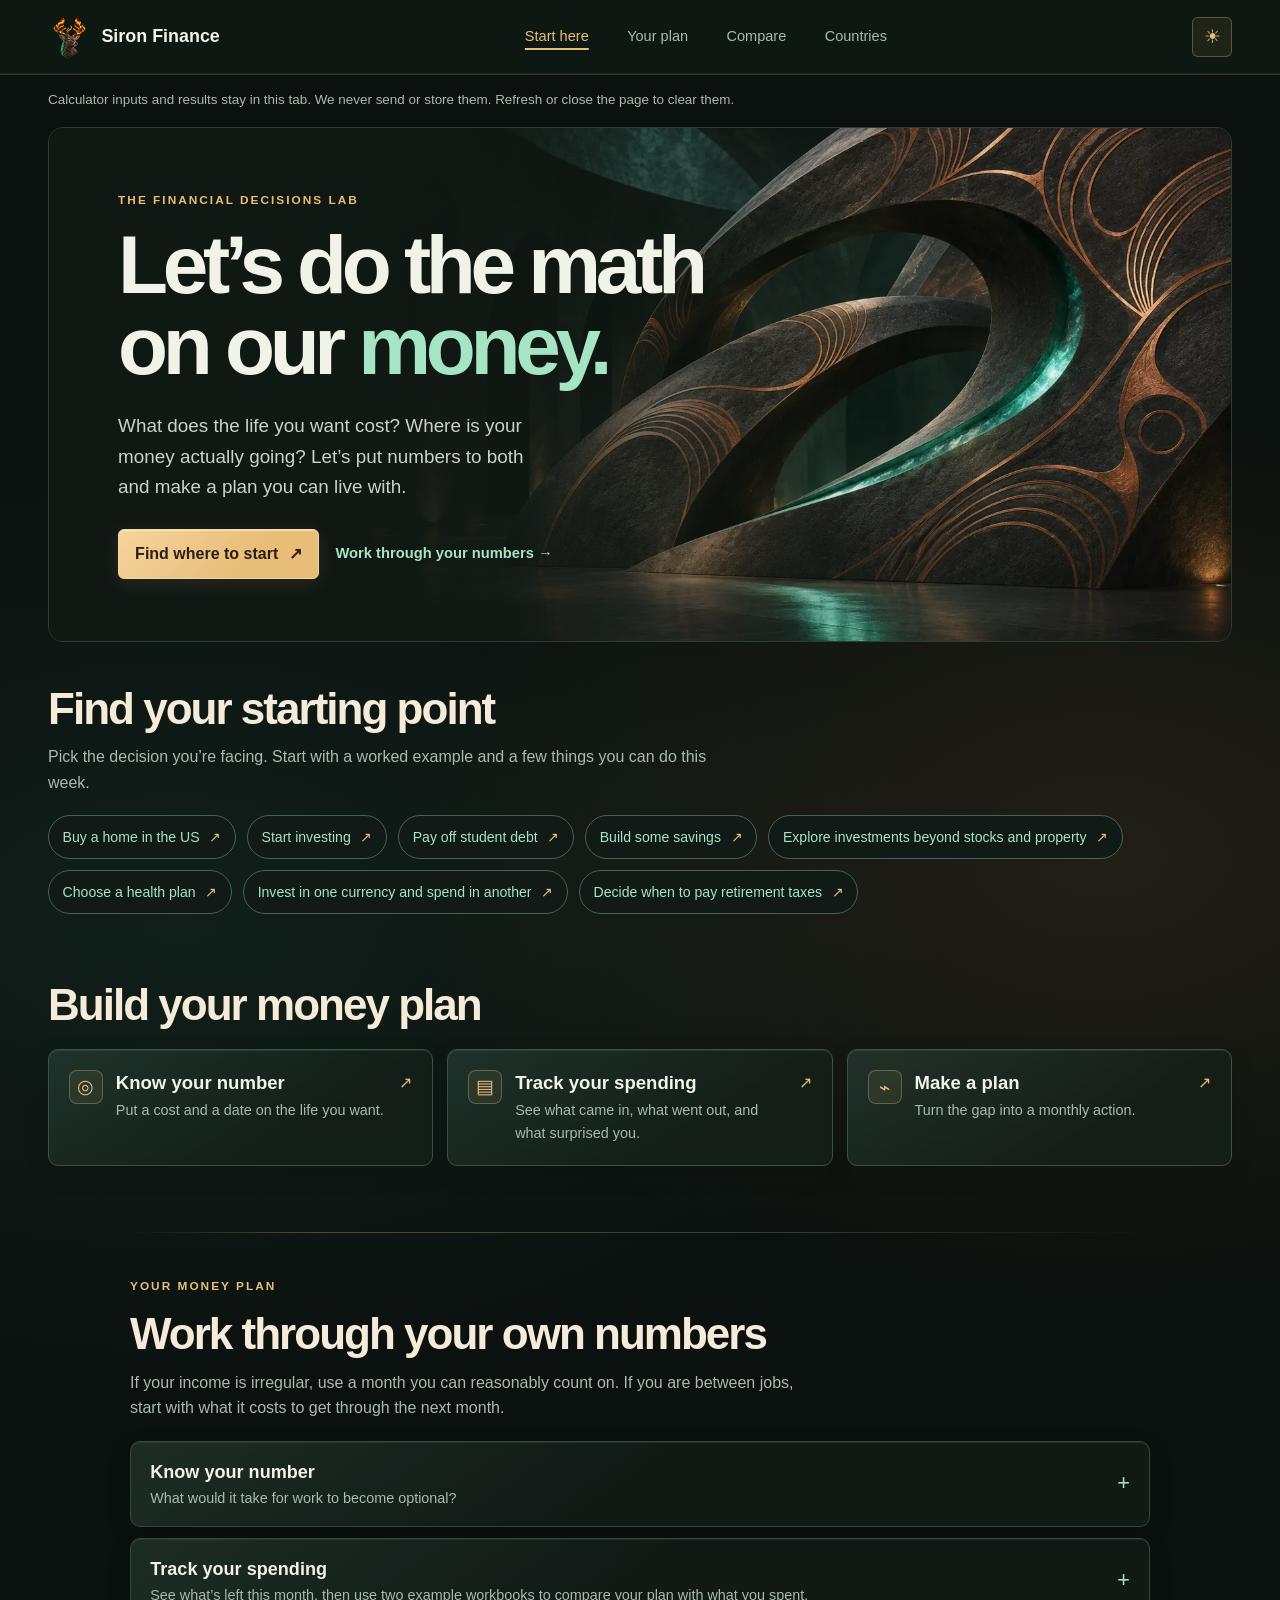
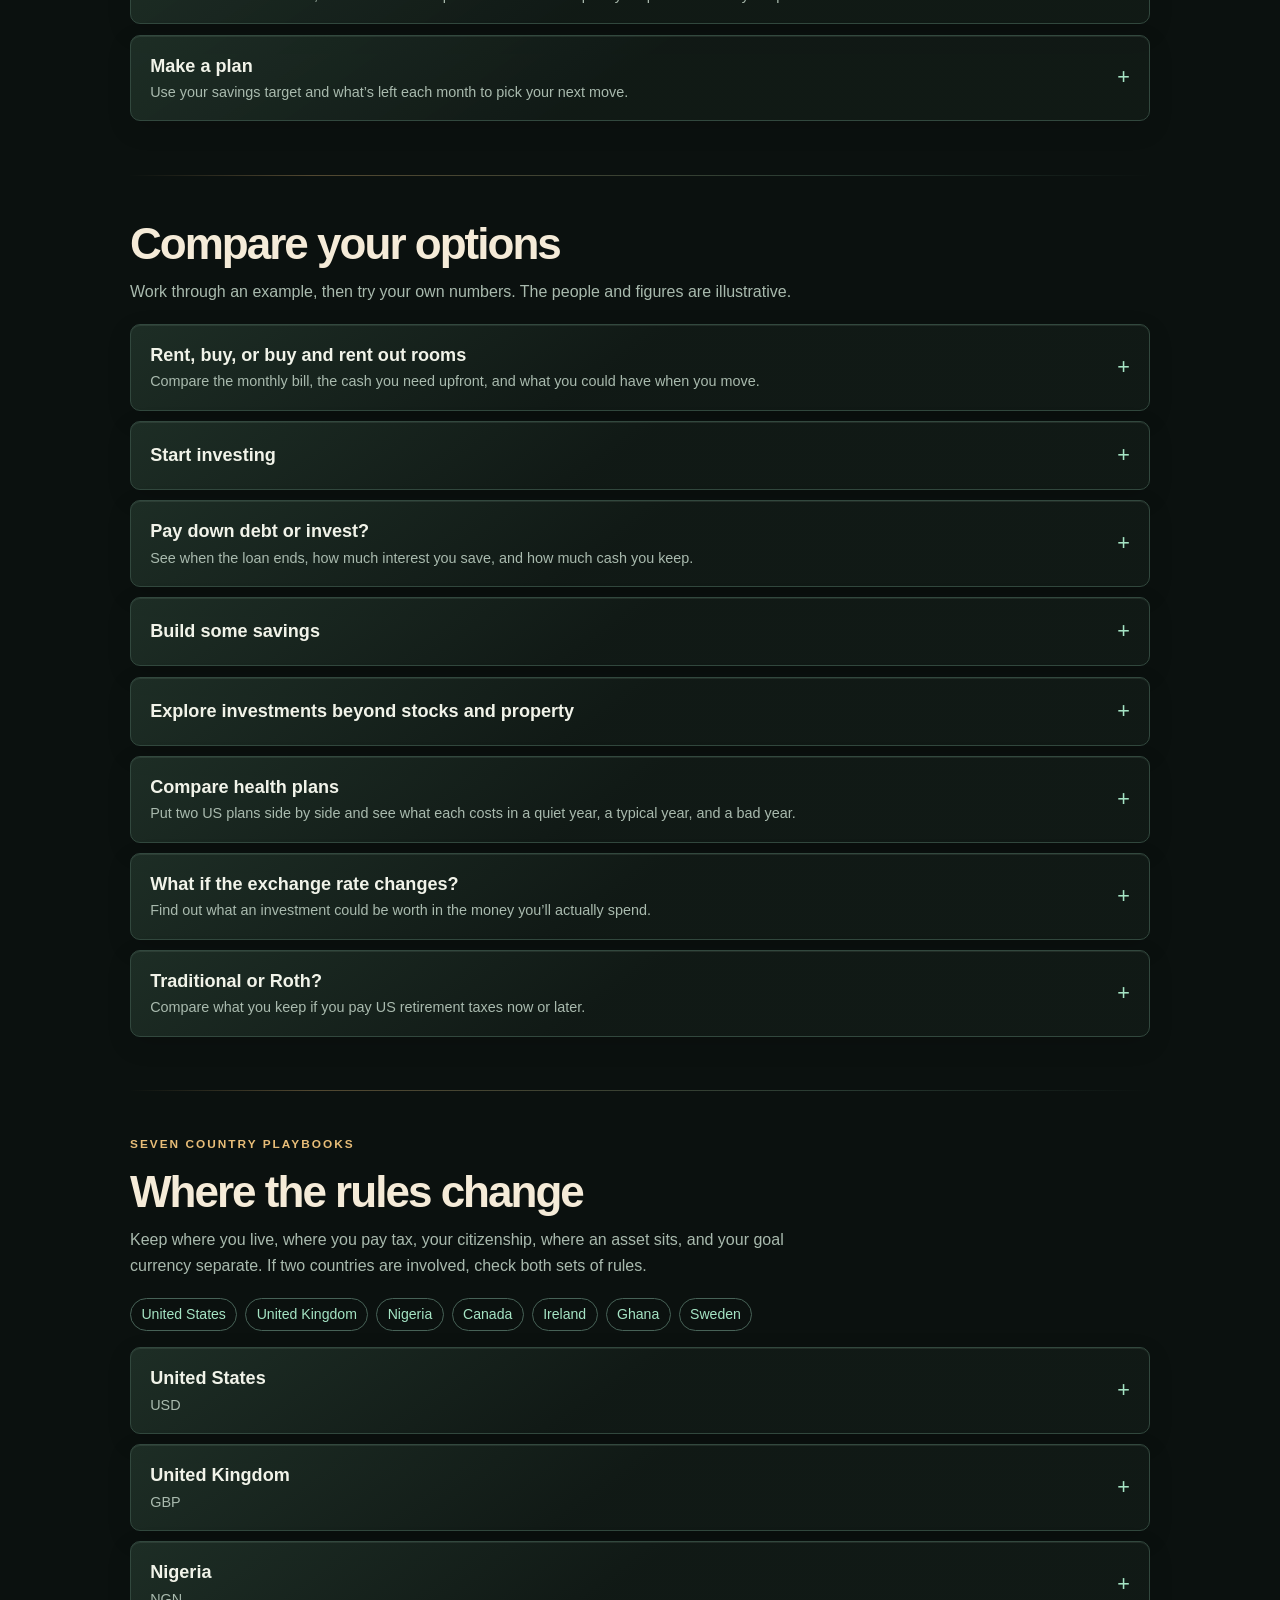
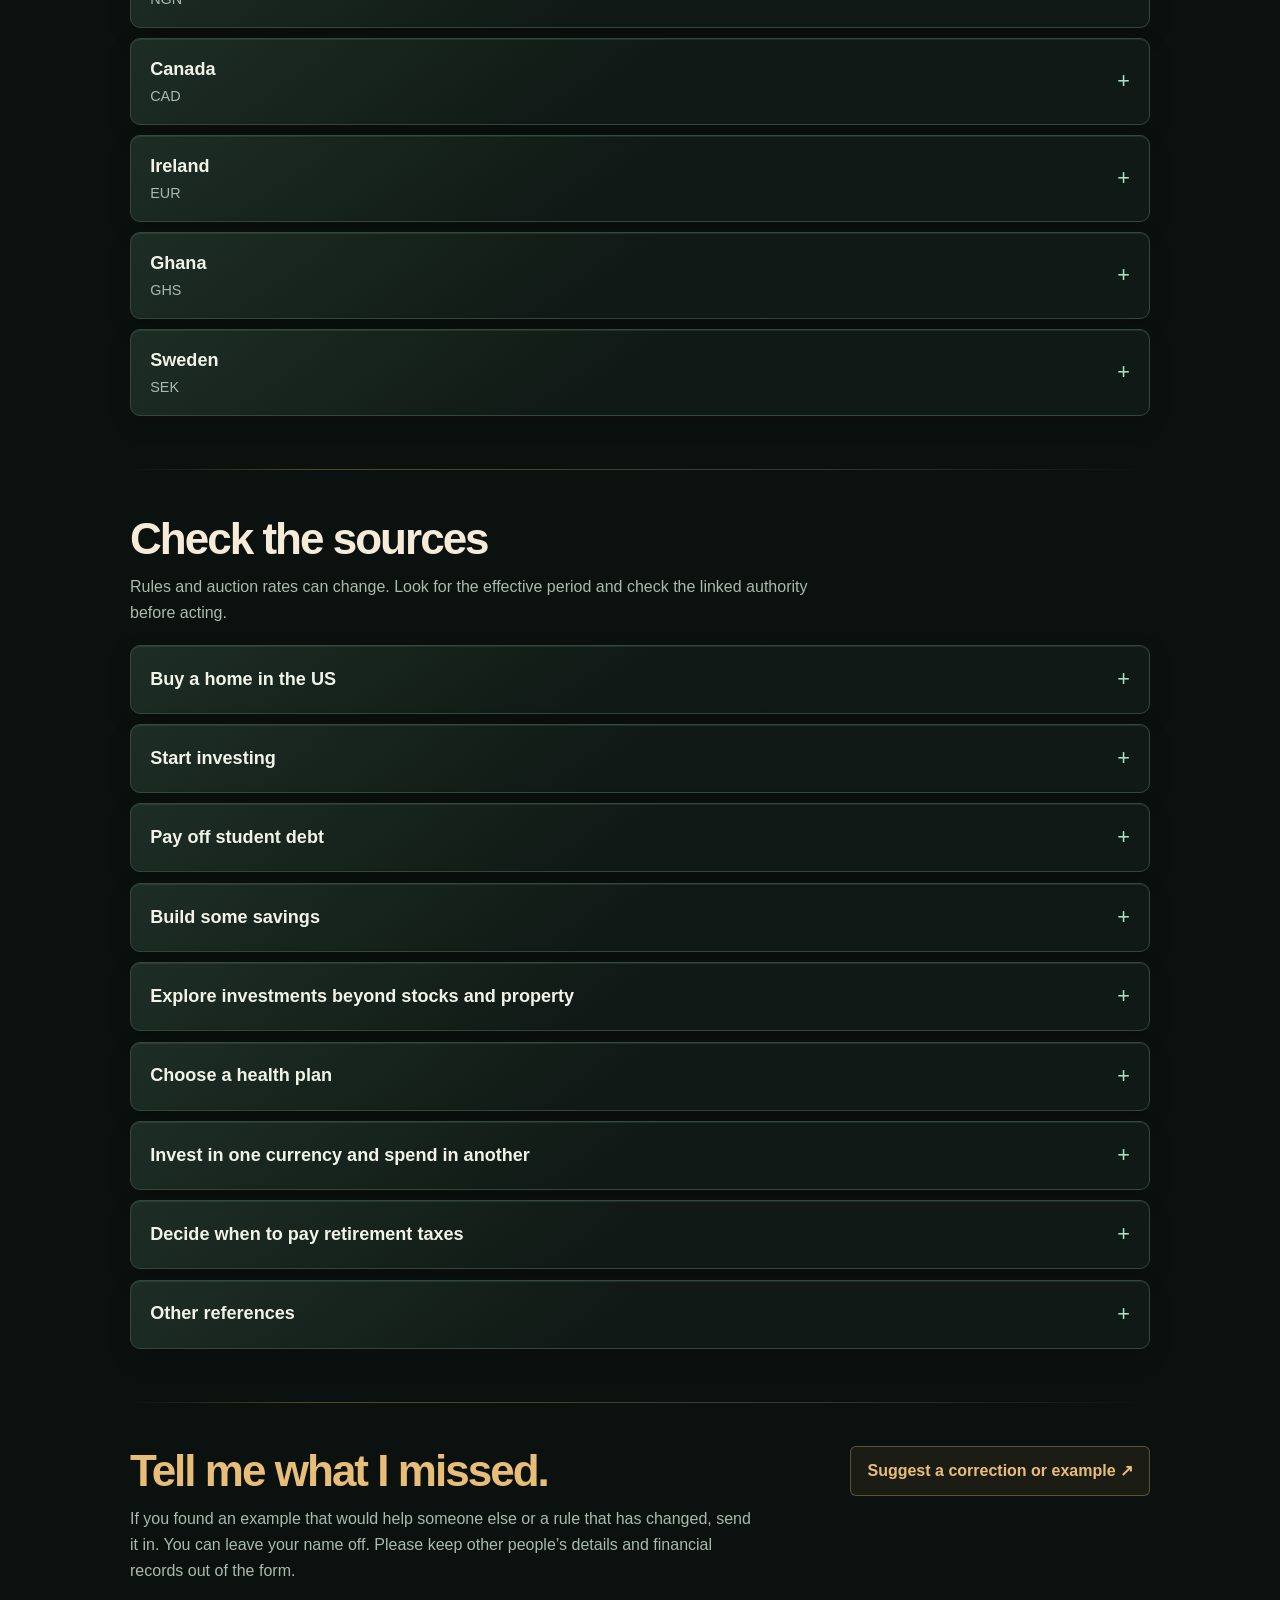
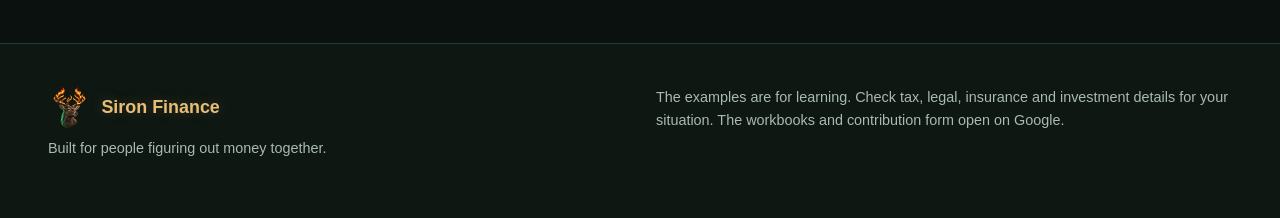
<file: index.html>
<!-- Generated from site.html and content/ by scripts/build.mjs. -->
<!doctype html>
<html lang="en">
<head>
  <meta charset="utf-8">
  <meta name="viewport" content="width=device-width, initial-scale=1">
  <meta name="description" content="A practical, self-guided financial decisions lab. Know your number, track your spending, and make a plan you can live with.">
  <meta name="theme-color" content="#0b110f">
  <meta http-equiv="Content-Security-Policy" content="form-action 'none'">
  <title>Siron Finance</title>
  <link rel="icon" href="assets/siron-deer.png?v=fire" type="image/png">
  <link rel="stylesheet" href="assets/site.css?v=first-release">
  <script type="module" src="scripts/app.mjs?v=first-release"></script>
</head>
<body>
  <a class="skip" href="#main">Skip to content</a>
  <header class="masthead">
    <div class="wrap nav-row">
      <a href="#top" class="brand"><img class="brand-mark" src="assets/siron-deer.png?v=fire" alt="" width="43" height="43"> Siron Finance</a>
      <nav aria-label="Main navigation">
        <a href="#checkup">Start here</a><a href="#plan">Your plan</a><a href="#tools">Compare</a><a href="#countries">Countries</a>
      </nav>
      <div class="nav-controls">
        <button class="theme-toggle" type="button" aria-label="Light mode" aria-pressed="false" hidden><span aria-hidden="true">☀</span></button>
      </div>
    </div>
  </header>
  <main id="main">
    <div class="wrap">
      <noscript><p class="note">Enable JavaScript to use the calculators.</p></noscript>
      <p class="privacy-note">Calculator inputs and results stay in this tab. We never send or store them. Refresh or close the page to clear them.</p>
      <header class="hero" id="top">
        <img class="hero-image" src="assets/uli-atrium.webp" alt="" width="1280" height="853" fetchpriority="high">
        <div class="hero-copy">
          <p class="eyebrow">THE FINANCIAL DECISIONS LAB</p>
          <h1>Let’s do the math<br>on our <em>money.</em></h1>
          <p>What does the life you want cost? Where is your money actually going? Let’s put numbers to both and make a plan you can live with.</p>
          <div class="hero-actions"><a class="button accent" href="#checkup">Find where to start <span aria-hidden="true">↗</span></a><a class="text-action" href="#goal">Work through your numbers <span aria-hidden="true">→</span></a></div>
        </div>
      </header>
      <section id="checkup" class="journey" aria-labelledby="start-title">
        <div class="section-heading"><h2 id="start-title">Find your starting point</h2><p>Pick the decision you’re facing. Start with a worked example and a few things you can do this week.</p></div>
        <div class="chips starting-points"><a class="chip" href="#housing">Buy a home in the US <span aria-hidden="true">↗</span></a><a class="chip" href="#learn-investing-foundations">Start investing <span aria-hidden="true">↗</span></a><a class="chip" href="#debt">Pay off student debt <span aria-hidden="true">↗</span></a><a class="chip" href="#learn-cash-flow">Build some savings <span aria-hidden="true">↗</span></a><a class="chip" href="#alternatives">Explore investments beyond stocks and property <span aria-hidden="true">↗</span></a><a class="chip" href="#insurance">Choose a health plan <span aria-hidden="true">↗</span></a><a class="chip" href="#fx">Invest in one currency and spend in another <span aria-hidden="true">↗</span></a><a class="chip" href="#wrappers">Decide when to pay retirement taxes <span aria-hidden="true">↗</span></a></div>
      </section>
      <section id="start" class="journey" aria-labelledby="numbers-title">
        <div class="section-heading"><h2 id="numbers-title">Build your money plan</h2></div>
        <div class="triptych">
          <a class="route-card" href="#goal"><span class="route-symbol" aria-hidden="true">◎</span><div><h3>Know your number</h3><p>Put a cost and a date on the life you want.</p></div><span aria-hidden="true">↗</span></a>
          <a class="route-card" href="#budget"><span class="route-symbol" aria-hidden="true">▤</span><div><h3>Track your spending</h3><p>See what came in, what went out, and what surprised you.</p></div><span aria-hidden="true">↗</span></a>
          <a class="route-card" href="#next-dollar"><span class="route-symbol" aria-hidden="true">⌁</span><div><h3>Make a plan</h3><p>Turn the gap into a monthly action.</p></div><span aria-hidden="true">↗</span></a>
        </div>
      </section>
      <div class="content-stack">
        <section class="module" id="plan" aria-labelledby="plan-title">
          <div class="section-heading"><p class="eyebrow">YOUR MONEY PLAN</p><h2 id="plan-title">Work through your own numbers</h2><p>If your income is irregular, use a month you can reasonably count on. If you are between jobs, start with what it costs to get through the next month.</p></div>
          <details id="goal" class="disclosure calculator"><summary><span><strong>Know your number</strong><small>What would it take for work to become optional?</small></span></summary>
    <div class="detail-body">
      <p class="example">What would it take to make work a choice? Try the example numbers, then swap in your own.</p>
      <form data-tool="goal" autocomplete="off" inert>
        <div class="currency-row"><label>Currency<select name="currency"><option selected>USD</option><option>GBP</option><option>NGN</option><option>CAD</option><option>EUR</option><option>GHS</option><option>SEK</option></select></label></div>
        <div class="field-grid"><div class="field">
    <label for="goal-field-age">How old are you now?</label>
    <input type="number" id="goal-field-age" name="age" value="23" min="18" max="99" step="1" required>
    
  </div><div class="field">
    <label for="goal-field-stopAge">When would you like work to be optional? (age)</label>
    <input type="number" id="goal-field-stopAge" name="stopAge" value="40" min="19" max="124" step="1" required>
    
  </div><div class="field">
    <label for="goal-field-endAge">How old might you live to?</label>
    <input type="number" id="goal-field-endAge" name="endAge" value="100" min="20" max="125" step="1" required aria-describedby="goal-hint-endAge">
    <button type="button" class="metric-help field-help" aria-expanded="false" aria-controls="goal-hint-endAge" aria-describedby="goal-hint-endAge" aria-label="Explain How old might you live to?">?</button>
    <small id="goal-hint-endAge" class="metric-description" hidden>Pick an age you want your money to last through. Example: 100.</small>
  </div><div class="field">
    <label for="goal-field-spending">What does a year of your life cost today?</label>
    <input type="number" id="goal-field-spending" name="spending" value="48000" min="0" max="10000000000" step="any" required>
    
  </div><div class="field">
    <label for="goal-field-start">How much have you already saved for this?</label>
    <input type="number" id="goal-field-start" name="start" value="10000" min="0" max="10000000000" step="any" required>
    
  </div><div class="field">
    <label for="goal-field-monthly">How much are you putting away each month?</label>
    <input type="number" id="goal-field-monthly" name="monthly" value="650" min="0" max="1000000000" step="any" required>
    
  </div></div>
        
        <p class="note" data-quick-note>The quick estimate uses 7% yearly growth, 3% inflation, and a 0.25% annual fee. It leaves out taxes, other income, and extra expenses.</p>
        <details class="advanced" data-advanced><summary>Fine-tune the estimate</summary>
          <fieldset disabled aria-label="Advanced assumptions"><div class="field-grid"><div class="field">
    <label for="goal-field-tax">Yearly tax you expect to pay on withdrawals</label>
    <input type="number" id="goal-field-tax" name="tax" value="0" min="0" max="10000000000" step="any" required>
    
  </div><div class="field">
    <label for="goal-field-otherIncome">Yearly income you can count on after work</label>
    <input type="number" id="goal-field-otherIncome" name="otherIncome" value="0" min="0" max="10000000000" step="any" required>
    
  </div><div class="field">
    <label for="goal-field-phaseCost">Extra spending per year right after work</label>
    <input type="number" id="goal-field-phaseCost" name="phaseCost" value="0" min="0" max="10000000000" step="any" required aria-describedby="goal-hint-phaseCost">
    <button type="button" class="metric-help field-help" aria-expanded="false" aria-controls="goal-hint-phaseCost" aria-describedby="goal-hint-phaseCost" aria-label="Explain Extra spending per year right after work">?</button>
    <small id="goal-hint-phaseCost" class="metric-description" hidden>Think childcare, family support, or other temporary expenses.</small>
  </div><div class="field">
    <label for="goal-field-phaseYears">How many years will those extra costs last?</label>
    <input type="number" id="goal-field-phaseYears" name="phaseYears" value="0" min="0" max="100" step="1" required>
    
  </div><div class="field">
    <label for="goal-field-returnRate">How much might your investments grow each year? (%)</label>
    <input type="number" id="goal-field-returnRate" name="returnRate" value="7" min="-20" max="35" step="any" required>
    
  </div><div class="field">
    <label for="goal-field-inflation">How much might prices rise each year? (%)</label>
    <input type="number" id="goal-field-inflation" name="inflation" value="3" min="-5" max="50" step="any" required>
    
  </div><div class="field">
    <label for="goal-field-fee">What do you pay in investment fees each year? (%)</label>
    <input type="number" id="goal-field-fee" name="fee" value="0.25" min="0" max="10" step="any" required>
    
  </div></div></fieldset>
        </details>
        <p class="note">The estimate uses today’s prices. It assumes your savings rise with inflation, with deposits at the end of each month and withdrawals at the end of each year. Extra costs start in your first year after work.</p>
        <div class="form-actions"><button class="button" type="submit">Calculate</button><button class="button secondary" type="reset">Reset example</button></div>
        <div class="result" role="status" aria-live="polite" hidden></div>
      </form>
      
      
    </div>
  </details>
          <details id="budget" class="disclosure calculator"><summary><span><strong>Track your spending</strong><small>See what’s left this month, then use two example workbooks to compare your plan with what you spent.</small></span></summary>
    <div class="detail-body">
      <div class="example"><strong>Close the month with the Queens analyst</strong>
  <p>The analyst took home $5,900. Essentials ran $70 over plan and flexible spending ran $160 over, including a $35 renewal. Keeping the planned savings left a $230 shortfall. Use those numbers below, then compare the budget plan and tracker to decide what to change next month.</p>
</div>
      <form data-tool="budget" autocomplete="off" inert>
        <div class="currency-row"><label>Currency<select name="currency"><option selected>USD</option><option>GBP</option><option>NGN</option><option>CAD</option><option>EUR</option><option>GHS</option><option>SEK</option></select></label></div>
        <div class="field-grid"><div class="field">
    <label for="budget-field-net">Money you bring home each month</label>
    <input type="number" id="budget-field-net" name="net" value="5900" min="0" max="1000000000" step="any" required>
    
  </div><div class="field">
    <label for="budget-field-gross">Monthly pay before deductions (optional)</label>
    <input type="number" id="budget-field-gross" name="gross" value="8750" min="0" max="1000000000" step="any">
    
  </div><div class="field">
    <label for="budget-field-essentials">Monthly must-pay bills, before debt payments</label>
    <input type="number" id="budget-field-essentials" name="essentials" value="3220" min="0" max="1000000000" step="any" required>
    
  </div><div class="field">
    <label for="budget-field-debt">Monthly minimum debt payments</label>
    <input type="number" id="budget-field-debt" name="debt" value="250" min="0" max="1000000000" step="any" required>
    
  </div><div class="field">
    <label for="budget-field-flex">Monthly flexible spending and giving</label>
    <input type="number" id="budget-field-flex" name="flex" value="1010" min="0" max="1000000000" step="any" required>
    
  </div><div class="field">
    <label for="budget-field-sinking">Money set aside for future bills each month</label>
    <input type="number" id="budget-field-sinking" name="sinking" value="450" min="0" max="1000000000" step="any" required>
    
  </div><div class="field">
    <label for="budget-field-saving">Monthly contributions to savings or investments</label>
    <input type="number" id="budget-field-saving" name="saving" value="1200" min="0" max="1000000000" step="any" required>
    
  </div><div class="field">
    <label for="budget-field-reserve">Emergency money you can use today</label>
    <input type="number" id="budget-field-reserve" name="reserve" value="6940" min="0" max="10000000000" step="any" required>
    
  </div><div class="field">
    <label for="budget-field-assets">Total assets</label>
    <input type="number" id="budget-field-assets" name="assets" value="20000" min="0" max="10000000000" step="any" required>
    
  </div><div class="field">
    <label for="budget-field-liabilities">Total debts</label>
    <input type="number" id="budget-field-liabilities" name="liabilities" value="5800" min="0" max="10000000000" step="any" required>
    
  </div></div>
        
        
        <p class="note">Use your regular take-home pay. Count each bill once. If you spend in several currencies, convert everything to the same one first.</p>
        <div class="form-actions"><button class="button" type="submit">Calculate</button><button class="button secondary" type="reset">Reset example</button></div>
        <div class="result" role="status" aria-live="polite" hidden></div>
      </form>
      <section class="monthly-close" id="workbook-downloads" aria-label="Example workbooks">
  <h3>Plan it, then track it</h3>
  <div class="pair"><div><h4>Budget Plan</h4><p>Set your plan at the start of the year, or start with next month. Give upcoming bills and savings a place in it.</p><a href="https://docs.google.com/spreadsheets/d/1HZ5oRAuRXGLiZka0oBGBs3Qp3CnhB0Yj/edit">View example workbook ↗</a></div><div><h4>Money Tracker</h4><p>Record what comes in and goes out every month. At month-end, compare it with your plan.</p><a href="https://docs.google.com/spreadsheets/d/1t594T6lwqyOv3KySH2DVYlxNZ8AT2GXO/edit">View example workbook ↗</a></div></div>
</section>
      
    </div>
  </details>
          <details class="disclosure" id="next-dollar"><summary><span><strong>Make a plan</strong><small>Use your savings target and what’s left each month to pick your next move.</small></span></summary>
            <div class="detail-body"><form id="next-form" autocomplete="off" inert>
              <div class="example"><strong>Start with Amara’s plan</strong><p>Her target is 300 a month. She already saves 100 and has 50 left after bills and savings. She can start with that 50 and then find another 150 or give herself more time.</p></div>
              <div class="currency-row"><label>Currency<select name="currency"><option selected>USD</option><option>GBP</option><option>NGN</option><option>CAD</option><option>EUR</option><option>GHS</option><option>SEK</option></select></label></div>
              <div class="field-grid">
                <label>How much do you need to save each month?<input name="target" type="number" min="0" max="1000000000000" step="any" value="300" required></label>
                <label>How much do you already save each month toward this goal?<input name="already" type="number" min="0" max="1000000000000" step="any" value="100" required></label>
                <label>What’s left after bills and savings?<input name="left" type="number" min="-1000000000000" max="1000000000000" step="any" value="50" required></label>
                <label>What needs attention first?<select name="priority"><option value="cash">Build a cash cushion</option><option value="debt">Pay down costly debt</option><option value="match">Check my employer’s match</option><option value="goal">Save or invest for my goal</option></select></label>
              </div>
              <p class="note" id="plan-input-note">Use the same currency for all three amounts. From the calculators above, you can copy your results into this plan.</p>
              <div class="form-actions"><button class="button">Show my next steps</button><button class="button secondary" type="reset">Reset example</button></div><div class="result" role="status" aria-live="polite" hidden></div>
            </form></div>
          </details>
        </section>
        <section class="module" id="tools" aria-labelledby="tools-title">
          <div class="section-heading"><h2 id="tools-title">Compare your options</h2><p>Work through an example, then try your own numbers. The people and figures are illustrative.</p></div>
          <details id="housing" class="disclosure calculator"><summary><span><strong>Rent, buy, or buy and rent out rooms</strong><small>Compare the monthly bill, the cash you need upfront, and what you could have when you move.</small></span></summary>
    <div class="detail-body">
      <div class="example" id="case-housing"><h3>Andy, 23, wants a home with room to rent</h3><p>Andy takes home $5,500 a month and pays $1,800 in rent. A $350,000 home with 20% down and $10,500 in closing costs takes $80,500 upfront. At 6.5% over 30 years, the mortgage is about $1,770 a month. With taxes, insurance, and a repair allowance, the monthly cost is about $2,511 before any rent.</p>
    <ol><li>Check what you could pay every month if both rooms sat empty. Keep cash for repairs and emergencies after closing.</li><li>Ask multiple lenders for Loan Estimates on the same terms. Check cash to close, the full monthly payment, and whether projected rent can count toward qualifying. Confirm that your lease plan is allowed by local rules, your lender, and your insurer.</li><li>Andy compares two rooms at $700 each. With 10% vacancy, the rent averages $1,260 and his monthly housing cost falls to about $1,251. At the example’s growth rates, buying with roommates catches up to renting in year three. Buying alone is still behind in year seven. Try one empty room or zero home price growth and see how the decision changes.</li></ol>
    <a href="#source-housing">Reading and tools for this example</a>
  </div>
      <form data-tool="housing" autocomplete="off" inert>
        <div class="currency-row"><label>Currency<select name="currency"><option selected>USD</option><option>GBP</option><option>NGN</option><option>CAD</option><option>EUR</option><option>GHS</option><option>SEK</option></select></label></div>
        <div class="field-grid"><div class="field">
    <label for="housing-field-rent">What do you pay in rent each month?</label>
    <input type="number" id="housing-field-rent" name="rent" value="1800" min="0" max="1000000000" step="any" required>
    
  </div><div class="field">
    <label for="housing-field-price">How much does the home cost?</label>
    <input type="number" id="housing-field-price" name="price" value="350000" min="1" max="10000000000" step="any" required>
    
  </div><div class="field">
    <label for="housing-field-down">How much of the price will you pay upfront? (%)</label>
    <input type="number" id="housing-field-down" name="down" value="20" min="0" max="100" step="any" required aria-describedby="housing-hint-down">
    <button type="button" class="metric-help field-help" aria-expanded="false" aria-controls="housing-hint-down" aria-describedby="housing-hint-down" aria-label="Explain How much of the price will you pay upfront? (%)">?</button>
    <small id="housing-hint-down" class="metric-description" hidden>Down payment. This is the share you pay in cash before borrowing. Closing costs are separate.</small>
  </div><div class="field">
    <label for="housing-field-years">How many years would you stay?</label>
    <input type="number" id="housing-field-years" name="years" value="7" min="1" max="60" step="1" required>
    
  </div><div class="field">
    <label for="housing-field-rooms">How many rooms could you rent out?</label>
    <input type="number" id="housing-field-rooms" name="rooms" value="2" min="0" max="20" step="1" required>
    
  </div><div class="field">
    <label for="housing-field-roomRent">What could you charge per room each month?</label>
    <input type="number" id="housing-field-roomRent" name="roomRent" value="700" min="0" max="1000000000" step="any" required>
    
  </div></div>
        
        <p class="note" data-quick-note>The quick estimate uses a 30-year loan at 6.5%, 10% vacancy, 2% yearly home price growth, and 5% on money invested elsewhere. Change these under Add more details.</p>
        <details class="advanced" data-advanced><summary>Add more details</summary>
          <fieldset disabled aria-label="Advanced assumptions"><div class="field-grid"><div class="field">
    <label for="housing-field-apr">What yearly rate does the lender quote? (%)</label>
    <input type="number" id="housing-field-apr" name="apr" value="6.5" min="0" max="35" step="any" required aria-describedby="housing-hint-apr">
    <button type="button" class="metric-help field-help" aria-expanded="false" aria-controls="housing-hint-apr" aria-describedby="housing-hint-apr" aria-label="Explain What yearly rate does the lender quote? (%)">?</button>
    <small id="housing-hint-apr" class="metric-description" hidden>Use the mortgage interest rate for the payment calculation. APR can include fees.</small>
  </div><div class="field">
    <label for="housing-field-term">How many years is the home loan?</label>
    <input type="number" id="housing-field-term" name="term" value="30" min="1" max="50" step="1" required>
    
  </div><div class="field">
    <label for="housing-field-closing">What will you pay in fees to buy?</label>
    <input type="number" id="housing-field-closing" name="closing" value="10500" min="0" max="1000000000" step="any" required aria-describedby="housing-hint-closing">
    <button type="button" class="metric-help field-help" aria-expanded="false" aria-controls="housing-hint-closing" aria-describedby="housing-hint-closing" aria-label="Explain What will you pay in fees to buy?">?</button>
    <small id="housing-hint-closing" class="metric-description" hidden>Closing costs are separate from your down payment. Replace this example with your lender’s estimate.</small>
  </div><div class="field">
    <label for="housing-field-saleFee">How much of the sale price goes to selling costs? (%)</label>
    <input type="number" id="housing-field-saleFee" name="saleFee" value="6" min="0" max="100" step="any" required>
    
  </div><div class="field">
    <label for="housing-field-tax">Monthly property taxes</label>
    <input type="number" id="housing-field-tax" name="tax" value="300" min="0" max="1000000000" step="any" required>
    
  </div><div class="field">
    <label for="housing-field-insurance">Monthly home and mortgage insurance</label>
    <input type="number" id="housing-field-insurance" name="insurance" value="150" min="0" max="1000000000" step="any" required>
    
  </div><div class="field">
    <label for="housing-field-hoa">Other monthly fees, such as building dues</label>
    <input type="number" id="housing-field-hoa" name="hoa" value="0" min="0" max="1000000000" step="any" required>
    
  </div><div class="field">
    <label for="housing-field-maintenance">What share of the home price will you set aside for yearly repairs? (%)</label>
    <input type="number" id="housing-field-maintenance" name="maintenance" value="1" min="0" max="40" step="any" required>
    
  </div><div class="field">
    <label for="housing-field-vacancy">How often might the rooms sit empty? (%)</label>
    <input type="number" id="housing-field-vacancy" name="vacancy" value="10" min="0" max="100" step="any" required aria-describedby="housing-hint-vacancy">
    <button type="button" class="metric-help field-help" aria-expanded="false" aria-controls="housing-hint-vacancy" aria-describedby="housing-hint-vacancy" aria-label="Explain How often might the rooms sit empty? (%)">?</button>
    <small id="housing-hint-vacancy" class="metric-description" hidden>Vacancy rate. Enter 100% to see what happens when no one pays rent.</small>
  </div><div class="field">
    <label for="housing-field-rentGrowth">How much might your own rent rise each year? (%)</label>
    <input type="number" id="housing-field-rentGrowth" name="rentGrowth" value="3" min="-30" max="30" step="any" required>
    
  </div><div class="field">
    <label for="housing-field-appreciation">How much might the home price change each year? (%)</label>
    <input type="number" id="housing-field-appreciation" name="appreciation" value="2" min="-30" max="30" step="any" required aria-describedby="housing-hint-appreciation">
    <button type="button" class="metric-help field-help" aria-expanded="false" aria-controls="housing-hint-appreciation" aria-describedby="housing-hint-appreciation" aria-label="Explain How much might the home price change each year? (%)">?</button>
    <small id="housing-hint-appreciation" class="metric-description" hidden>Appreciation is a rise in the home price. Enter a negative number to test a drop.</small>
  </div><div class="field">
    <label for="housing-field-alternative">What might spare cash earn if you invest it? (%)</label>
    <input type="number" id="housing-field-alternative" name="alternative" value="5" min="-30" max="35" step="any" required aria-describedby="housing-hint-alternative">
    <button type="button" class="metric-help field-help" aria-expanded="false" aria-controls="housing-hint-alternative" aria-describedby="housing-hint-alternative" aria-label="Explain What might spare cash earn if you invest it? (%)">?</button>
    <small id="housing-hint-alternative" class="metric-description" hidden>Opportunity cost. This is the assumed annual return after tax on money that could be invested elsewhere.</small>
  </div><div class="field">
    <label for="housing-field-income">How much do you bring home each month?</label>
    <input type="number" id="housing-field-income" name="income" value="5500" min="0" max="1000000000" step="any" required>
    
  </div><div class="field">
    <label for="housing-field-housingBudget">What monthly housing cost fits your budget?</label>
    <input type="number" id="housing-field-housingBudget" name="housingBudget" value="1800" min="0" max="1000000000" step="any" required aria-describedby="housing-hint-housingBudget">
    <button type="button" class="metric-help field-help" aria-expanded="false" aria-controls="housing-hint-housingBudget" aria-describedby="housing-hint-housingBudget" aria-label="Explain What monthly housing cost fits your budget?">?</button>
    <small id="housing-hint-housingBudget" class="metric-description" hidden>Use a limit that leaves room for your other bills and goals.</small>
  </div></div></fieldset>
        </details>
        <p class="note">The model uses a fixed loan rate. It leaves out rental income tax, tax breaks, and local limits on renting out rooms. Check these before using rent to cover a payment.</p>
        <div class="form-actions"><button class="button" type="submit">Calculate</button><button class="button secondary" type="reset">Reset example</button></div>
        <div class="result" role="status" aria-live="polite" hidden></div>
      </form>
      
      <details class="disclosure" id="learn-housing"><summary><strong>Rent, buy or share</strong></summary>
    <div class="detail-body lesson-body"><section><h3>Taking in a UK lodger</h3><p>Taking a lodger in the home you occupy can reduce your own housing cost. Ask whether your mortgage or tenancy permits it and whether you need consent, whether insurance covers the arrangement, what legal duties apply, and how the furnished room income is treated. Tax relief and legal permission are separate checks.</p>
      <div class="example"><strong>Worked example</strong><p>A room let for £550 per month for ten occupied months brings in £5,500. An extra £65 in bills for those months and a £300 turnover allowance reduce cash income to £4,550 before any applicable tax. If the lender, landlord or insurer withholds required permission, remove the income from your budget.</p></div>
      <div class="action"><strong>Try this</strong><p>Read your mortgage or tenancy agreement and the official resident-landlord guide, then put permission and expected net proceeds on separate lines.</p></div>
    </section><section><h3>Verify Nigerian land before you pay</h3><p>Have an independent local lawyer and surveyor verify the seller’s identity and authority, the chain of title, the land registry search, registered charges and disputes, the survey and boundaries, any government acquisition, and the consent and registration steps that apply. Ask what the seller’s document actually grants and who can legally transfer that interest. Use the relevant state or FCT authority rather than assuming one jurisdiction’s process applies everywhere.</p>
      <div class="example"><strong>Worked example</strong><p>A hypothetical plot is quoted at ₦15 million. If your independent survey, consent and registration budget is ₦1.5 million and basic site work is ₦2 million, your working budget is ₦18.5 million before delays. If the documents and plot identifiers do not match, the next step is verification with the registry and surveyor before any deposit.</p></div>
      <div class="action"><strong>Try this</strong><p>Ask your own lawyer for a written list of searches, their results, and the conditions to clear before releasing money.</p></div>
    </section><section><h3>House deposit or student loan?</h3><p>List the loan type, rate, minimum payment, forgiveness or income-based terms, any prepayment costs, and the cash you need for a deposit and moving. An extra loan payment reduces future interest on some loans and is hard to reverse. Cash for a move keeps options open. A loan with forgiveness or income-based terms needs its own comparison.</p>
      <div class="example"><strong>Worked example</strong><p>You have $4,000 in savings, a $3,000 cash floor and a $10,000 deposit goal. Sending $3,000 to the loan leaves $1,000 cash and breaks the floor. Keeping $3,000 as the reserve and splitting the other $1,000 keeps the move viable while you verify the loan terms.</p></div>
      <div class="action"><strong>Try this</strong><p>Check the current rules with the loan servicer or official student aid office and ask how extra payments are applied.</p></div>
    </section></div>
  </details>
    </div>
  </details>
<details class="disclosure" id="learn-investing-foundations"><summary><strong>Start investing</strong></summary>
    <div class="detail-body"><div class="example" id="case-learn-investing-foundations"><h3>Maya, 23, can invest $100 a month</h3><p>Maya keeps her rent and emergency savings accessible. She wants to invest $100 a month for a goal at least ten years away. She starts by checking her workplace match and reading how a broad index fund works.</p>
    <ol><li>Ask your employer what it matches, when the match becomes yours, and what the investment options cost.</li><li>Compare a workplace account and a regulated brokerage available where you live. In the US, Fidelity and Vanguard are examples to research. Check registration, account fees, fund fees, minimums, and whether you can buy in small amounts.</li><li>Read a broad fund’s factsheet and check what it owns, how much it costs, and how much it can fall. If it fits, buy the fund and set a recurring amount you can sustain. Check the first deposit actually got invested.</li></ol>
    <a href="#source-learn-investing-foundations">Reading and tools for this example</a>
  </div><details class="disclosure" id="learn-fund-basics"><summary><strong>Choose what to own</strong></summary>
    <div class="detail-body lesson-body"><section><h3>The account and the investment are separate choices</h3><p>A 401(k), ISA or TFSA sets rules for taxes, contributions and access. Inside an eligible account, you choose what to hold. A cash deposit earns interest. A bond pays according to its terms and can change in price. A stock gives you a share of one business. A diversified fund can spread risk across many holdings, while still falling with the market. Property adds rent and resale exposure, plus costs and a potentially slow exit.</p>
      <div class="example"><strong>Worked example</strong><p>Imagine £6,000 for a move next spring and £6,000 for a goal in 25 years. A 30% fall leaves either pot at £4,200. The first deadline gives you little time to recover. The second gives you more time, provided you can pay your bills without selling. That difference can change the asset choice even when both pots start at the same size.</p></div>
      <div class="action"><strong>Try this</strong><p>Label each pot with amount, date, currency and the earliest date you might need it. Write down where it sits, what it holds and how quickly you could get it back.</p></div>
    </section><section><h3>Read the fund before comparing the fee</h3><p>An ETF trades on an exchange. An index fund tries to track a benchmark and can be an ETF or a mutual fund. Read the benchmark, geography, top holdings, fund domicile and distribution policy. Then check the expense ratio, tracking difference, bid-ask spread, platform charge, FX and applicable taxes. Owning several funds can still leave you holding much of the same thing.</p>
      <div class="example"><strong>Worked example</strong><p>Two hypothetical funds track the same benchmark. An assumed 4% annual return on $100,000 becomes about $209,000 after 20 years at a flat 0.25 percentage-point fee drag, versus about $181,000 at a 1 percentage-point drag. This simple illustration subtracts the fee from each year&#39;s return and assumes no other costs or tax.</p></div>
      <div class="action"><strong>Try this</strong><p>Open two prospectuses. Put the benchmark, top ten weight, annual fee and one-time trading cost side by side. Check whether the price difference buys you anything you actually want.</p></div>
    </section><section><h3>Read 10, 15 and 20 years of market history</h3><p>Here is one historical comparison using the S&amp;P 500 annual USD total-return series through December 31, 2025. The figures reinvest dividends and exclude fund fees, trading costs, tax, inflation and currency conversion. An index is a benchmark. Your fund and personal return can differ. Starting and ending dates also matter.</p>
      <div class="example"><strong>Worked example</strong><p>A hypothetical $10,000 tracking the published annual index series grew to about $39,833 over 2016–2025 (14.82% annualized), $71,994 over 2011–2025 (14.07%), or $80,612 over 2006–2025 (11.00%). Those three windows share an end date. The 20-year path included a 37.00% calendar-year loss in 2008. To reproduce any window, start with $10,000, multiply by one plus each calendar year&#39;s return in decimal form, then take the nth root of ending value divided by starting value and subtract one to annualize.</p></div>
      <div class="action"><strong>Try this</strong><p>Try a different end date or compare several rolling windows. To show U.S. purchasing power, divide the ending balance by the ratio of ending to starting CPI-U. For a goal outside the U.S., translate into the goal currency first, then use that goal&#39;s local inflation measure.</p></div>
    </section><section><h3>If you want to own an individual business</h3><p>Start with how the company earns money. Read its annual report for revenue sources, risks, debt, cash flow and share count. Check recent filings for what changed. Then ask how much growth the price already assumes, what could break your thesis, and how much of your job, equity pay and portfolio depend on the same employer or industry.</p>
      <div class="example"><strong>Worked example</strong><p>A fictional business earns $2 per share and trades at $40, or 20 times earnings. If earnings grow to $2.40 but investors later pay 15 times earnings, the price is $36. The company grew earnings 20% and the share price still fell 10%, before dividends and costs.</p></div>
      <div class="action"><strong>Try this</strong><p>Write a three-line investment case: where the cash comes from, what would prove the case wrong, and how much you could lose without interrupting the plan. If you already hold the stock through work, count it in the same exposure.</p></div>
    </section></div>
  </details></div></details>
<details id="debt" class="disclosure calculator"><summary><span><strong>Pay down debt or invest?</strong><small>See when the loan ends, how much interest you save, and how much cash you keep.</small></span></summary>
    <div class="detail-body">
      <div class="example" id="case-debt"><h3>Andy has $2,000 and a $9,000 student loan</h3><p>Andy could put $2,000 toward a fixed 9% loan, invest it at an assumed 5% after fees, or keep it for a home deposit. At his usual $275 monthly payment, the upfront payment clears the loan in 29 months instead of 38 and saves about $569 in interest. Either choice leaves him $5,500 in cash. Keeping the full $7,500 may matter more if he expects to move soon.</p>
    <ol><li>Make a list with each loan’s balance, rate, minimum payment, and whether it’s federal or private. If the minimums are hard to afford, contact your servicer about repayment options.</li><li>For US federal loans, compare repayment plans and check forgiveness eligibility before making extra payments or refinancing. Private refinancing can give up federal protections.</li><li>If faster payoff fits, keep minimums current and put extra money toward the highest-rate loan. Ask how to direct the payment, then check your next statement to see how it was applied.</li></ol>
    <a href="#source-debt">Reading and tools for this example</a>
  </div>
      <form data-tool="debt" autocomplete="off" inert>
        <div class="currency-row"><label>Currency<select name="currency"><option selected>USD</option><option>GBP</option><option>NGN</option><option>CAD</option><option>EUR</option><option>GHS</option><option>SEK</option></select></label></div>
        <div class="field-grid"><div class="field">
    <label for="debt-field-balance">How much do you owe today?</label>
    <input type="number" id="debt-field-balance" name="balance" value="9000" min="0" max="10000000000" step="any" required>
    
  </div><div class="field">
    <label for="debt-field-apr">What yearly rate does the loan charge? (%)</label>
    <input type="number" id="debt-field-apr" name="apr" value="9" min="0" max="100" step="any" required aria-describedby="debt-hint-apr">
    <button type="button" class="metric-help field-help" aria-expanded="false" aria-controls="debt-hint-apr" aria-describedby="debt-hint-apr" aria-label="Explain What yearly rate does the loan charge? (%)">?</button>
    <small id="debt-hint-apr" class="metric-description" hidden>Use the loan interest rate. APR is an annual borrowing-cost measure that can also include fees.</small>
  </div><div class="field">
    <label for="debt-field-payment">What do you pay on the loan each month?</label>
    <input type="number" id="debt-field-payment" name="payment" value="275" min="0" max="1000000000" step="any" required>
    
  </div><div class="field">
    <label for="debt-field-lump">How much extra cash are you deciding what to do with?</label>
    <input type="number" id="debt-field-lump" name="lump" value="2000" min="0" max="1000000000" step="any" required>
    
  </div><div class="field">
    <label for="debt-field-invest">What could the investment earn each year? (%)</label>
    <input type="number" id="debt-field-invest" name="invest" value="5" min="-30" max="35" step="any" required aria-describedby="debt-hint-invest">
    <button type="button" class="metric-help field-help" aria-expanded="false" aria-controls="debt-hint-invest" aria-describedby="debt-hint-invest" aria-label="Explain What could the investment earn each year? (%)">?</button>
    <small id="debt-hint-invest" class="metric-description" hidden>Enter an assumed annual return after fees. Try a lower or negative rate to see what a bad market could do.</small>
  </div></div>
        
        <p class="note" data-quick-note>The quick estimate compares seven years and uses Andy’s $7,500 cash balance and $4,500 cushion. Add your own under Add more details.</p>
        <details class="advanced" data-advanced><summary>Add more details</summary>
          <fieldset disabled aria-label="Advanced assumptions"><div class="field-grid"><div class="field">
    <label for="debt-field-cash">How much cash is available today?</label>
    <input type="number" id="debt-field-cash" name="cash" value="7500" min="0" max="10000000000" step="any" required>
    
  </div><div class="field">
    <label for="debt-field-floor">How much cash do you want to keep available?</label>
    <input type="number" id="debt-field-floor" name="floor" value="4500" min="0" max="10000000000" step="any" required>
    
  </div><div class="field">
    <label for="debt-field-years">How many years should we compare?</label>
    <input type="number" id="debt-field-years" name="years" value="7" min="1" max="60" step="1" required>
    
  </div><div class="field">
    <label for="debt-field-extra">Would you put extra money toward the loan each month?</label>
    <input type="number" id="debt-field-extra" name="extra" value="0" min="0" max="1000000000" step="any" required aria-describedby="debt-hint-extra">
    <button type="button" class="metric-help field-help" aria-expanded="false" aria-controls="debt-hint-extra" aria-describedby="debt-hint-extra" aria-label="Explain Would you put extra money toward the loan each month?">?</button>
    <small id="debt-hint-extra" class="metric-description" hidden>The debt path adds this to each payment. The investing path puts the same extra amount into investments each month.</small>
  </div></div></fieldset>
        </details>
        <p class="note">This assumes a fixed-rate loan with monthly payments and no fees, taxes, or forgiveness. The two paths put the same total cash to work each month.</p>
        <div class="form-actions"><button class="button" type="submit">Calculate</button><button class="button secondary" type="reset">Reset example</button></div>
        <div class="result" role="status" aria-live="polite" hidden></div>
      </form>
      
      
    </div>
  </details>
<details class="disclosure" id="learn-cash-flow"><summary><strong>Build some savings</strong></summary>
    <div class="detail-body"><div class="example" id="case-learn-cash-flow"><h3>Amara, 23, has a different paycheck every month</h3><p>Amara earns between $1,700 and $2,400. Rent and essentials total $1,550. In a $1,700 month, she has $150 left. She sets aside $50 for a known bill and adds $100 to a cash cushion. In stronger months she adds more.</p>
    <ol><li>Use a quieter month to set a savings amount you can keep. If your next bill is at risk, cover it first.</li><li>Give near-term goals their own pots. If a $300 bill is due in six months, that’s $50 a month. Keep the cash somewhere you can reach when the bill is due.</li><li>Compare savings accounts on access, fees, minimum balances, and deposit protection. Set your transfer for after payday and adjust it when your income changes.</li></ol>
    <a href="#source-learn-cash-flow">Reading and tools for this example</a>
  </div><details class="disclosure" id="learn-budget-basics"><summary><strong>Read your pay and close the month</strong></summary>
    <div class="detail-body lesson-body"><section><h3>Read the deposit back to the payslip</h3><p>Start with gross cash pay. Trace income tax withholding, social contributions and deductions for benefits or retirement until you get to the deposit. Some lines reduce taxable wages while others are taken after tax. Withholding is a prepayment and the final amount owed is worked out separately. Put payroll retirement savings in your savings total and leave them out of your take-home budget if they are already deducted.</p>
      <div class="example"><strong>Worked example</strong><p>A synthetic US payslip shows $4,000 gross, $700 withheld for taxes, $150 for health insurance and $250 for retirement. The deposit is $2,900. A further $200 moved from the bank to savings brings the employee’s total saving to $450. A cash budget that starts at $2,900 only subtracts the $200 bank transfer.</p></div>
      <div class="action"><strong>Try this</strong><p>Open your last payslip. Circle the amount that landed in your bank and label every line above it. Ask payroll about any line you cannot identify.</p></div>
    </section><section><h3>A big offer can have a smaller monthly paycheck</h3><p>Write base pay, possible bonus and restricted stock units on separate lines. Base pay is the useful starting point for monthly commitments. A bonus can vary, and an equity grant has a vesting schedule and share-price risk. Even vested shares may have trading restrictions. In the US, equity compensation can create wage income and withholding. Review the grant, vest and tax records before treating sale proceeds as spendable cash.</p>
      <div class="example"><strong>Worked example</strong><p>A hypothetical $250,000 offer includes $160,000 base salary, a $20,000 target bonus and $70,000 in annualized stock value at the grant price. Base gross pay is about $13,333 per month before deductions. If the share price halves before a scheduled vest and units are unchanged, that $70,000 illustration becomes $35,000 of stock value. Model fixed bills from base take-home pay, then decide how much employer stock you are comfortable holding given that your job already depends on the same company.</p></div>
      <div class="action"><strong>Try this</strong><p>Find the first vest date, the vest schedule, how shares are withheld for taxes, and whether you can sell when you expect to.</p></div>
    </section><section><h3>A bill you expect and a shock you can’t plan</h3><p>A sinking fund is money set aside for a known bill, even if its amount is an estimate. An emergency reserve buys time when something uncertain happens. Size that reserve around obligations you still owe if income stops, including rent, minimum debt payments, and family support you intend to keep paying. Net worth answers a different question: assets minus liabilities. Assets you cannot access easily can increase net worth while leaving your emergency cover unchanged.</p>
      <div class="example"><strong>Worked example</strong><p>$840 due in six months needs $140 per month if you have saved nothing. Separately, $3,600 of accessible cash against $1,800 of monthly essentials buys two months of cover. A retirement account can be part of net worth while the $3,600 remains the working emergency reserve.</p></div>
      <div class="action"><strong>Try this</strong><p>Write the amount and due date for your next three irregular bills. Decide what you will pay from those funds and what would trigger use of the emergency reserve.</p></div>
    </section><section><h3>An unfamiliar charge deserves a closer look</h3><p>Check merchant names, receipts, any authorized users, and subscription renewals. An unwanted renewal and unauthorized use need different responses. When you suspect fraud, contact the bank or card issuer promptly using the number on your card or the official app. Ask what steps and deadlines apply to your account. Save confirmation numbers and notices in one place.</p>
      <div class="example"><strong>Worked example</strong><p>You find a $24 renewal and a $90 purchase from a merchant you cannot identify. Your email confirms the $24 renewal, so you can decide whether to cancel the next one. The $90 has no match in your records, so you contact the issuer and document the report. Keep the charge in your tracker while a dispute is pending and record any credit when it arrives.</p></div>
      <div class="action"><strong>Try this</strong><p>Turn on transaction alerts where available. Keep the issuer’s verified contact details and check your statements regularly.</p></div>
    </section><section><h3>Choose a time horizon before you choose a tool</h3><p>Give each goal an amount, date and spending currency. If the deadline is fixed, the contribution you can sustain and the downside you can afford matter more than an appealing rate. Split essentials from optional upgrades so you have somewhere to adjust if the plan is tight.</p>
      <div class="example"><strong>Worked example</strong><p>A CAD 6,000 move in 18 months with CAD 2,400 already set aside needs CAD 200 per month before interest. If the date moves six months earlier, the same gap needs CAD 300. If CAD 200 is what fits, changing the moving budget or the date may be a stronger lever than reaching for return.</p></div>
      <div class="action"><strong>Try this</strong><p>Write one goal due this year, one within five years and one further away. Give each its own monthly contribution and goal currency.</p></div>
    </section></div>
  </details><details class="disclosure" id="learn-career"><summary><strong>Make a plan when work is changing</strong></summary>
    <div class="detail-body lesson-body"><section><h3>Job hunting with a runway</h3><p>Runway is accessible cash divided by the monthly amount you spend beyond dependable income. Budget for search expenses, deposits and the gap between accepting a job and receiving the first paycheck. If you are planning two timelines, use the slower one to decide which costs you can commit to now.</p>
      <div class="example"><strong>Worked example</strong><p>With £4,000 cash, £1,150 of monthly essentials and £350 of reliable monthly income, you use £800 per month and have five months of runway. A £1,200 move leaves £2,800, or three and a half months at the same pace. If the move also changes your rent, rerun the model with the new monthly cost.</p></div>
      <div class="action"><strong>Try this</strong><p>Give yourself a date to reassess housing and spending, then price out a slower job-search scenario.</p></div>
    </section><section><h3>First job benefits are part of the offer</h3><p>Ask when health coverage starts, when you can enroll, what the employer contributes, when matching contributions vest, and whether there are fees or enrollment defaults. Review what happens if you leave early. Build a short cash reserve for the first month, when travel, a deposit or work equipment can arrive before pay.</p>
      <div class="example"><strong>Worked example</strong><p>A hypothetical employer matches 50% of the first 6% contributed on $60,000 eligible pay. At a 6% employee contribution, you contribute $3,600 annually and the employer adds $1,800 before any vesting conditions. Contributing 3% would capture $900 under the same formula. Check the actual pay-period rules before making an annual assumption.</p></div>
      <div class="action"><strong>Try this</strong><p>Ask HR for the written match formula, the vesting schedule and the health plan start date. Mark the dates on your first-month calendar.</p></div>
    </section><section><h3>Student work and tax residence are separate checks</h3><p>Check whether your permission covers the exact work, hours, employer and start date. Remote freelancing and self-employment can have different treatment from payroll work. UK Student permission generally restricts self-employment. Irish student stamps have different conditions. Sweden changed higher-education permit rules in June 2026, with transitions and exceptions. In the US, F-1 practical training has its own authorization rules. Tax residence and payroll-tax treatment depend on separate tests.</p>
      <div class="example"><strong>Worked example</strong><p>A student is offered eight hours of payroll work and four hours of remote contracting. Even if twelve hours fits a work-hours cap, the contract can be a separate permission question. Run your cash budget with the confirmed income only until the international office or immigration authority clarifies the rest.</p></div>
      <div class="action"><strong>Try this</strong><p>Use your actual permission and course dates to ask the international office for written guidance. For a US paycheck, check tax residence and Social Security/Medicare treatment with the appropriate tax resources separately.</p></div>
    </section><section><h3>A side income has costs before it pays you</h3><p>Price one small offer and track how many paid hours turn into unpaid admin, travel, sales and revisions. Take out direct expenses and reserve for tax under your local rules. Check any employer policy and your work authorization. Keep the money you need for rent and taxes outside the money you are prepared to risk on the idea.</p>
      <div class="example"><strong>Worked example</strong><p>Four tutoring sessions at $50 produce $200. Materials and travel cost $28, leaving $172 before tax. Four teaching hours plus two hours of preparation mean about $28.67 per total hour before tax. If a nearby client removes one hour of travel or prep, the same $172 over five hours is $34.40. Compare that with other uses of the time.</p></div>
      <div class="action"><strong>Try this</strong><p>Test one paid offer with a fixed cost and time limit. Keep receipts, record time and review whether you would do it again at that net rate.</p></div>
    </section><section><h3>Move countries with a cash plan first</h3><p>Plan deposits, rent overlap, transportation, currency conversion and any gap in income or health cover. Keep track of where you live, where you are tax resident, which jurisdiction holds your investments, and the currency you will spend. Before you move, ask account providers what changes when your address or tax residence changes.</p>
      <div class="example"><strong>Worked example</strong><p>You expect €1,400 for a deposit and €1,000 for first-month costs. Another €450 for transport, temporary accommodation and paperwork makes €2,850. A separate €600 buffer puts your working target at €3,450. Check the cash amount you actually receive after FX and fees when funding from another currency.</p></div>
      <div class="action"><strong>Try this</strong><p>Put the move costs on a calendar, mark which ones must be paid before the first salary, and ask about account and health-coverage continuity.</p></div>
    </section></div>
  </details><details class="disclosure" id="learn-spending"><summary><strong>Spend deliberately, give deliberately</strong></summary>
    <div class="detail-body lesson-body"><section><h3>What would you do with the time you buy back?</h3><p>Divide the extra cost by the hours you genuinely get back. Then decide what those hours mean for you. Earning potential is one comparison, and rest, study and time with people count too. Look at the repeat cost if it becomes a habit and try a reversible version first.</p>
      <div class="example"><strong>Worked example</strong><p>A service costs ₦24,000 more than doing the job yourself and frees three hours. That is ₦8,000 per hour. If it only saves an hour after coordination and travel, the price is ₦24,000 per hour. You might happily pay during a busy month and make a different decision once your schedule eases.</p></div>
      <div class="action"><strong>Try this</strong><p>Try one purchase that saves time. Track what it actually cost and how you used the time before you repeat it.</p></div>
    </section><section><h3>Compare subscriptions and recurring bills over a full year</h3><p>Put the total annual cost side by side. Check expiry dates, equipment, setup and early termination fees, and what each option actually provides. Before switching coverage, verify that the cheaper option still meets the need.</p>
      <div class="example"><strong>Worked example</strong><p>A plan costs $60 monthly. An alternative costs $45 for six months and then $55, with a $40 setup fee. The annual comparison is $720 versus $640, a first-year saving of $80. If you would pay $100 to exit the old plan early, switching now costs $20 more over that period.</p></div>
      <div class="action"><strong>Try this</strong><p>Pick one recurring bill. Request the full first-year and renewal costs in writing, then set a reminder before the next price change.</p></div>
    </section><section><h3>Make family support a line you can keep funding</h3><p>Decide how much support can be recurring and what would count as an emergency request. Set the amount in the recipient’s currency when that is how bills are paid. Compare the amount delivered after fees and FX, the delivery time, and whether the recipient can access the funds.</p>
      <div class="example"><strong>Worked example</strong><p>With a £200 total budget, one transfer costs £2 and converts the remaining £198 at an illustrative ₦1,900 per £1, delivering ₦376,200. Another charges no stated fee and uses ₦1,850 per £1, delivering ₦370,000. Compare recipient proceeds using quotes taken at the same time.</p></div>
      <div class="action"><strong>Try this</strong><p>Set a regular amount you can sustain. Agree on the recipient’s preferred timing and what you will do if their need or your pay changes.</p></div>
    </section><section><h3>Give around the outcome you care about</h3><p>Pick a goal for the gift before you choose an organization. Look for evidence of outcomes, what an additional contribution would fund, transparency and any values you want the giving to reflect. For tax purposes, verify eligibility independently in your jurisdiction. Track charitable donations and direct family support separately if their reporting differs.</p>
      <div class="example"><strong>Worked example</strong><p>You budget $80 a month for giving. You might give $50 consistently to a community you know and reserve $30 for a program with published evidence you can review. If income drops, decide up front whether you prefer to pause both commitments or protect one and adjust the other.</p></div>
      <div class="action"><strong>Try this</strong><p>Write one sentence about what you want your next gift to change. Check the recipient’s evidence and registration, then pick an amount that fits the rest of your plan.</p></div>
    </section></div>
  </details></div></details>
<details class="disclosure" id="alternatives"><summary><strong>Explore investments beyond stocks and property</strong></summary>
    <div class="detail-body"><div class="example" id="case-alternatives"><h3>Ade needs half his money in six months</h3><p>Ade has ₦300,000. He needs ₦150,000 for a bill in six months and could leave the rest alone longer. He compares an accessible deposit for the bill, a short Treasury bill that matures before the due date, and a money market fund with a clear withdrawal timeline.</p>
    <ol><li>Ask what pays you, what it costs, and when you can get the cash back. Compare the cash you actually receive after fees and taxes.</li><li>Check the provider’s registered name and who holds the money. A fund, a bank deposit, and a government bill have different protections and ways to get your money out.</li><li>Ask what happens if you need to sell early, the currency falls, or the provider fails. In Nigeria, start with the local playbook to find the relevant register and bill information.</li><li>If the goal is earning more, compare a small business or training expense as its own decision. For example, spend ₦25,000 on a trial only after estimating the net profit per customer and how many sales would pay it back.</li></ol>
    <a href="#source-alternatives">Reading and tools for this example</a>
  </div></div></details>
<details id="insurance" class="disclosure calculator"><summary><span><strong>Compare health plans</strong><small>Put two US plans side by side and see what each costs in a quiet year, a typical year, and a bad year.</small></span></summary>
    <div class="detail-body">
      <div class="example" id="case-insurance"><h3>Jordan compares an HMO and a PPO</h3><p>Jordan can pay $140 a month for an HMO or $260 for a PPO. With no care that costs extra, that’s $1,680 versus $3,120 a year. The PPO becomes cheaper at about $2,444 in covered in-network bills under these assumptions. At $6,000 in bills, annual costs are about $4,880 versus $4,658 including premiums.</p>
    <ol><li>Check your doctors, medicines and hospitals first. HMOs generally limit non-emergency care to their network. PPOs usually offer more flexibility and can charge more out of network.</li><li>Compare a no-care year, the care you expect, and the most you could owe for covered in-network care. The model uses the insurer’s allowed bill amount. Enter flat visit charges and uncovered costs under plan details.</li><li>If eligible for an HSA, $1,000 left invested would grow to about $1,629 in ten years at an illustrative 5% before fees. Keep cash for care you expect soon. An FSA can help with known expenses, but check the plan’s carryover or grace period before choosing how much to set aside.</li></ol>
    <a href="#source-insurance">Reading and tools for this example</a>
  </div>
      <form data-tool="insurance" autocomplete="off" inert>
        
        <div class="field-grid"><div class="field">
    <label for="insurance-field-claims">How much covered in-network care might you use this year?</label>
    <input type="number" id="insurance-field-claims" name="claims" value="6000" min="0" max="1000000000" step="any" required aria-describedby="insurance-hint-claims">
    <button type="button" class="metric-help field-help" aria-expanded="false" aria-controls="insurance-hint-claims" aria-describedby="insurance-hint-claims" aria-label="Explain How much covered in-network care might you use this year?">?</button>
    <small id="insurance-hint-claims" class="metric-description" hidden>Use the insurer’s allowed amount for care that counts toward your deductible, before the plan pays its share.</small>
  </div></div>
        <div class="pair health-plans"><fieldset><legend>Plan A · HMO example</legend><div class="field-grid"><div class="field">
    <label for="insurance-field-aPremium">What do you pay each month for the plan?</label>
    <input type="number" id="insurance-field-aPremium" name="aPremium" value="140" min="0" max="1000000000" step="any" required aria-describedby="insurance-hint-aPremium">
    <button type="button" class="metric-help field-help" aria-expanded="false" aria-controls="insurance-hint-aPremium" aria-describedby="insurance-hint-aPremium" aria-label="Explain What do you pay each month for the plan?">?</button>
    <small id="insurance-hint-aPremium" class="metric-description" hidden>Premium. You pay it even if you never use the plan.</small>
  </div><div class="field">
    <label for="insurance-field-aDeductible">What do you pay before the plan starts sharing costs?</label>
    <input type="number" id="insurance-field-aDeductible" name="aDeductible" value="2500" min="0" max="1000000000" step="any" required aria-describedby="insurance-hint-aDeductible">
    <button type="button" class="metric-help field-help" aria-expanded="false" aria-controls="insurance-hint-aDeductible" aria-describedby="insurance-hint-aDeductible" aria-label="Explain What do you pay before the plan starts sharing costs?">?</button>
    <small id="insurance-hint-aDeductible" class="metric-description" hidden>Deductible. Some services can be covered before you reach it.</small>
  </div><div class="field">
    <label for="insurance-field-aCoinsurance">What share do you pay after that? (%)</label>
    <input type="number" id="insurance-field-aCoinsurance" name="aCoinsurance" value="20" min="0" max="100" step="any" required aria-describedby="insurance-hint-aCoinsurance">
    <button type="button" class="metric-help field-help" aria-expanded="false" aria-controls="insurance-hint-aCoinsurance" aria-describedby="insurance-hint-aCoinsurance" aria-label="Explain What share do you pay after that? (%)">?</button>
    <small id="insurance-hint-aCoinsurance" class="metric-description" hidden>Coinsurance. If the share is 20%, you pay $20 of a $100 allowed charge after meeting the deductible.</small>
  </div><div class="field">
    <label for="insurance-field-aMaximum">What’s the most you pay for covered in-network care?</label>
    <input type="number" id="insurance-field-aMaximum" name="aMaximum" value="6500" min="0" max="1000000000" step="any" required aria-describedby="insurance-hint-aMaximum">
    <button type="button" class="metric-help field-help" aria-expanded="false" aria-controls="insurance-hint-aMaximum" aria-describedby="insurance-hint-aMaximum" aria-label="Explain What’s the most you pay for covered in-network care?">?</button>
    <small id="insurance-hint-aMaximum" class="metric-description" hidden>Out-of-pocket maximum. Premiums and usually uncovered or out-of-network care are separate.</small>
  </div></div></fieldset><fieldset><legend>Plan B · PPO example</legend><div class="field-grid"><div class="field">
    <label for="insurance-field-bPremium">What do you pay each month for the plan?</label>
    <input type="number" id="insurance-field-bPremium" name="bPremium" value="260" min="0" max="1000000000" step="any" required aria-describedby="insurance-hint-bPremium">
    <button type="button" class="metric-help field-help" aria-expanded="false" aria-controls="insurance-hint-bPremium" aria-describedby="insurance-hint-bPremium" aria-label="Explain What do you pay each month for the plan?">?</button>
    <small id="insurance-hint-bPremium" class="metric-description" hidden>Premium. You pay it even if you never use the plan.</small>
  </div><div class="field">
    <label for="insurance-field-bDeductible">What do you pay before the plan starts sharing costs?</label>
    <input type="number" id="insurance-field-bDeductible" name="bDeductible" value="750" min="0" max="1000000000" step="any" required aria-describedby="insurance-hint-bDeductible">
    <button type="button" class="metric-help field-help" aria-expanded="false" aria-controls="insurance-hint-bDeductible" aria-describedby="insurance-hint-bDeductible" aria-label="Explain What do you pay before the plan starts sharing costs?">?</button>
    <small id="insurance-hint-bDeductible" class="metric-description" hidden>Deductible. Some services can be covered before you reach it.</small>
  </div><div class="field">
    <label for="insurance-field-bCoinsurance">What share do you pay after that? (%)</label>
    <input type="number" id="insurance-field-bCoinsurance" name="bCoinsurance" value="15" min="0" max="100" step="any" required aria-describedby="insurance-hint-bCoinsurance">
    <button type="button" class="metric-help field-help" aria-expanded="false" aria-controls="insurance-hint-bCoinsurance" aria-describedby="insurance-hint-bCoinsurance" aria-label="Explain What share do you pay after that? (%)">?</button>
    <small id="insurance-hint-bCoinsurance" class="metric-description" hidden>Coinsurance. If the share is 20%, you pay $20 of a $100 allowed charge after meeting the deductible.</small>
  </div><div class="field">
    <label for="insurance-field-bMaximum">What’s the most you pay for covered in-network care?</label>
    <input type="number" id="insurance-field-bMaximum" name="bMaximum" value="3800" min="0" max="1000000000" step="any" required aria-describedby="insurance-hint-bMaximum">
    <button type="button" class="metric-help field-help" aria-expanded="false" aria-controls="insurance-hint-bMaximum" aria-describedby="insurance-hint-bMaximum" aria-label="Explain What’s the most you pay for covered in-network care?">?</button>
    <small id="insurance-hint-bMaximum" class="metric-description" hidden>Out-of-pocket maximum. Premiums and usually uncovered or out-of-network care are separate.</small>
  </div></div></fieldset></div>
        <p class="note" data-quick-note>The quick estimate assumes no separate visit charges or uncovered bills. Use Add more details to include them.</p>
        <details class="advanced" data-advanced><summary>Add more details</summary>
          <fieldset disabled aria-label="Advanced assumptions"><div class="field-grid"><div class="field">
    <label for="insurance-field-aCopays">Plan A · Flat visit and prescription charges for the year</label>
    <input type="number" id="insurance-field-aCopays" name="aCopays" value="0" min="0" max="1000000000" step="any" required aria-describedby="insurance-hint-aCopays">
    <button type="button" class="metric-help field-help" aria-expanded="false" aria-controls="insurance-hint-aCopays" aria-describedby="insurance-hint-aCopays" aria-label="Explain Plan A · Flat visit and prescription charges for the year">?</button>
    <small id="insurance-hint-aCopays" class="metric-description" hidden>Copays. Add charges for separate services that you did not include in the covered bill amount.</small>
  </div><div class="field">
    <label for="insurance-field-aUncovered">Plan A · Bills the plan won’t cover</label>
    <input type="number" id="insurance-field-aUncovered" name="aUncovered" value="0" min="0" max="1000000000" step="any" required>
    
  </div><div class="field">
    <label for="insurance-field-bCopays">Plan B · Flat visit and prescription charges for the year</label>
    <input type="number" id="insurance-field-bCopays" name="bCopays" value="0" min="0" max="1000000000" step="any" required aria-describedby="insurance-hint-bCopays">
    <button type="button" class="metric-help field-help" aria-expanded="false" aria-controls="insurance-hint-bCopays" aria-describedby="insurance-hint-bCopays" aria-label="Explain Plan B · Flat visit and prescription charges for the year">?</button>
    <small id="insurance-hint-bCopays" class="metric-description" hidden>Copays. Add charges for separate services that you did not include in the covered bill amount.</small>
  </div><div class="field">
    <label for="insurance-field-bUncovered">Plan B · Bills the plan won’t cover</label>
    <input type="number" id="insurance-field-bUncovered" name="bUncovered" value="0" min="0" max="1000000000" step="any" required>
    
  </div></div></fieldset>
        </details>
        <p class="note">The estimates use covered in-network care. Check both plans’ prices for the same visits, prescriptions and procedures. The cap excludes premiums and most uncovered care.</p>
        <div class="form-actions"><button class="button" type="submit">Calculate</button><button class="button secondary" type="reset">Reset example</button></div>
        <div class="result" role="status" aria-live="polite" hidden></div>
      </form>
      
      <details class="disclosure" id="learn-protection"><summary><strong>Protect the month you can’t afford</strong></summary>
    <div class="detail-body lesson-body"><section><h3>Follow one medical bill through the plan</h3><p>Find the plan’s allowed amount and the deductible already satisfied. Some services use a copay or have special rules, so start with the applicable benefit. If the deductible applies, subtract the remaining deductible from the allowed charge before applying coinsurance to the rest. Then check what counts toward your out-of-pocket maximum.</p>
      <div class="example"><strong>Worked example</strong><p>For a hypothetical in-network procedure with a $1,200 allowed charge, a $500 remaining deductible and 20% coinsurance, the patient pays $500 plus $140, or $640, assuming no cap has been reached and no other plan rules apply. With the deductible already satisfied, the same charge would cost $240 under those assumptions.</p></div>
      <div class="action"><strong>Try this</strong><p>Ask the insurer for a written estimate using the procedure code, facility and clinician, including whether each bills separately.</p></div>
    </section><section><h3>Run the dental numbers before you commit</h3><p>Check waiting periods, what the plan classifies as major care, its allowed fee, participating dentists, annual benefit maximum and exclusions. A dental benefit maximum commonly caps what the insurer pays. A sinking fund can help cover predictable work or the share the plan leaves to you.</p>
      <div class="example"><strong>Worked example</strong><p>A hypothetical $2,400 procedure is fully eligible at the allowed price. With a $50 deductible, 50% coverage after the deductible, a $1,000 plan benefit maximum and $360 annual premiums, the plan pays $1,000. You pay $1,760 including premiums. If a waiting period excludes the procedure, the same plan would leave $2,760 at that price. If paying $2,400 directly in 12 months, a $200 monthly sinking fund would cover that modeled bill.</p></div>
      <div class="action"><strong>Try this</strong><p>Ask the dentist for procedure codes and a written cost estimate. Ask the insurer how it applies those codes, then compare with the self-pay quote and payment timing.</p></div>
    </section><section><h3>Audit the losses you could struggle to absorb</h3><p>Start with a major liability claim, lost earnings, theft or loss at home, and financial obligations people depend on you to cover. Review auto liability limits and deductibles, renters replacement cost versus depreciated value, disability waiting periods and benefit definitions, term life needs if someone depends on your income, and travel medical or evacuation limits. Read exclusions and whether cover ends when a job or residency changes.</p>
      <div class="example"><strong>Worked example</strong><p>Two hypothetical auto quotes differ by $600 a year. The cheaper one has a $1,500 collision deductible versus $500, and lower liability limits. If you could not find the extra $1,000 after a collision, the monthly saving comes with a real cash-flow trade-off. Get both quotes at the same limits and deductibles before comparing price.</p></div>
      <div class="action"><strong>Try this</strong><p>Make a one-page policy list with premium, deductible, limit, exclusion and renewal date. Identify one large loss you could not cover yourself.</p></div>
    </section></div>
  </details>
    </div>
  </details>
<details id="fx" class="disclosure calculator"><summary><span><strong>What if the exchange rate changes?</strong><small>Find out what an investment could be worth in the money you’ll actually spend.</small></span></summary>
    <div class="detail-body">
      <div class="example" id="case-fx"><h3>Tomi earns naira and has a dollar bill due</h3><p>Tomi invests ₦1,000,000 and gets ₦1,200,000 back a year later. At ₦1,500 per $1 at the start and ₦2,000 per $1 at the end, about $667 becomes $600. That’s a 20% gain in naira and a 10% loss in dollars before fees.</p>
    <ol><li>Use the rate you can actually get from your provider. Check how much lands after fees at both ends.</li><li>Try a worse exchange rate. If you need a set amount in dollars on a set date, compare how much of the bill you could cover by keeping part of the money in dollars.</li></ol>
    <a href="#source-fx">Reading and tools for this example</a>
  </div>
      <form data-tool="fx" autocomplete="off" inert>
        <div class="currency-row"><label>Money you invest in<select name="localCurrency"><option>USD</option><option>GBP</option><option selected>NGN</option><option>CAD</option><option>EUR</option><option>GHS</option><option>SEK</option></select></label><label>Money you’ll spend<select name="currency"><option selected>USD</option><option>GBP</option><option>NGN</option><option>CAD</option><option>EUR</option><option>GHS</option><option>SEK</option></select></label></div>
        <div class="field-grid"><div class="field">
    <label for="fx-field-cost">How much will you invest?</label>
    <input type="number" id="fx-field-cost" name="cost" value="1000000" min="0.01" max="1000000000000" step="any" required>
    
  </div><div class="field">
    <label for="fx-field-proceeds">How much do you expect to get back?</label>
    <input type="number" id="fx-field-proceeds" name="proceeds" value="1200000" min="0" max="1000000000000" step="any" required>
    
  </div><div class="field">
    <label for="fx-field-entry">How much local money does 1 unit of spending money buy today?</label>
    <input type="number" id="fx-field-entry" name="entry" value="1500" min="1e-12" max="100000000" step="any" required aria-describedby="fx-hint-entry">
    <button type="button" class="metric-help field-help" aria-expanded="false" aria-controls="fx-hint-entry" aria-describedby="fx-hint-entry" aria-label="Explain How much local money does 1 unit of spending money buy today?">?</button>
    <small id="fx-hint-entry" class="metric-description" hidden>Starting exchange rate. For ₦1,500 per $1, enter 1500.</small>
  </div><div class="field">
    <label for="fx-field-exit">How much local money might 1 unit buy when you sell?</label>
    <input type="number" id="fx-field-exit" name="exit" value="2000" min="1e-12" max="100000000" step="any" required aria-describedby="fx-hint-exit">
    <button type="button" class="metric-help field-help" aria-expanded="false" aria-controls="fx-hint-exit" aria-describedby="fx-hint-exit" aria-label="Explain How much local money might 1 unit buy when you sell?">?</button>
    <small id="fx-hint-exit" class="metric-description" hidden>Ending exchange rate. For ₦2,000 per $1, enter 2000. A higher number means the local money buys less of your spending currency.</small>
  </div></div>
        
        <p class="note" data-quick-note>The quick estimate uses one year, zero fees, and 20% local inflation. Use Add more details to try a worse exchange rate or change the costs.</p>
        <details class="advanced" data-advanced><summary>Add more details</summary>
          <fieldset disabled aria-label="Advanced assumptions"><div class="field-grid"><div class="field">
    <label for="fx-field-stress">What worse exchange rate could you handle?</label>
    <input type="number" id="fx-field-stress" name="stress" value="2500" min="1e-12" max="100000000" step="any" required aria-describedby="fx-hint-stress">
    <button type="button" class="metric-help field-help" aria-expanded="false" aria-controls="fx-hint-stress" aria-describedby="fx-hint-stress" aria-label="Explain What worse exchange rate could you handle?">?</button>
    <small id="fx-hint-stress" class="metric-description" hidden>Stress scenario. Try a rate that gives you less spending money than your main estimate.</small>
  </div><div class="field">
    <label for="fx-field-days">How many days will you leave the money invested?</label>
    <input type="number" id="fx-field-days" name="days" value="365" min="1" max="36500" step="1" required>
    
  </div><div class="field">
    <label for="fx-field-localCosts">Local fees and tax when you sell</label>
    <input type="number" id="fx-field-localCosts" name="localCosts" value="0" min="0" max="1000000000000" step="any" required>
    
  </div><div class="field">
    <label for="fx-field-inflation">How much might local prices rise in a year? (%)</label>
    <input type="number" id="fx-field-inflation" name="inflation" value="20" min="-5" max="1000" step="any" required>
    
  </div><div class="field">
    <label for="fx-field-sendFee">Transfer fee at the start, in your spending currency</label>
    <input type="number" id="fx-field-sendFee" name="sendFee" value="0" min="0" max="1000000000" step="any" required>
    
  </div><div class="field">
    <label for="fx-field-exitFee">Transfer fee at the end, in your spending currency</label>
    <input type="number" id="fx-field-exitFee" name="exitFee" value="0" min="0" max="1000000000" step="any" required>
    
  </div></div></fieldset>
        </details>
        <p class="note">The model assumes one payout at the end. Enter the amount you expect to keep after local fees and taxes, or break those costs out below.</p>
        <div class="form-actions"><button class="button" type="submit">Calculate</button><button class="button secondary" type="reset">Reset example</button></div>
        <div class="result" role="status" aria-live="polite" hidden></div>
      </form>
      
      <details class="disclosure" id="learn-bonds-and-currency"><summary><strong>Compare yield in the currency you will spend</strong></summary>
    <div class="detail-body lesson-body"><section><h3>Treasury bills, bonds, savings bonds and funds</h3><p>A bill typically pays face value at maturity and is commonly bought below that amount. A fixed-rate bond pays coupons and returns principal according to its terms. If you sell a marketable bond early, its price can change when rates move. Bond funds hold a portfolio and can fluctuate with rates and credit conditions. In the U.S., marketable TIPS adjust principal with the specified inflation index, while Series I savings bonds have different accrual and redemption rules.</p>
      <div class="example"><strong>Worked example</strong><p>A fictional 90-day bill costs $970 and pays $1,000. The $30 gain is 3.09% of your $970 outlay over the holding period before fees and tax. A discount quote expressed against face value starts from $30 divided by $1,000 and may annualize on a different day count. Neither figure tells you the rate at the next auction.</p></div>
      <div class="action"><strong>Try this</strong><p>Write down amount paid, amount received, dates, fees and the source&#39;s exact rate label. Confirm the day count before using a quoted annual yield to infer the price.</p></div>
    </section><section><h3>Read the Nigerian or Ghanaian auction row</h3><p>CBN publishes Nigerian Treasury bill auction results with tenor, dates and rates. The Debt Management Office separately publishes FGN bond and savings bond terms. Bank of Ghana Treasury bill tables distinguish a discount rate from an interest-rate quote. Start with the actual terms of your trade. A government bill, an international USD sovereign bond and a dollar mutual fund can have different issuers, fee layers, access and exit routes.</p>
      <div class="example"><strong>Worked example</strong><p>CBN&#39;s October 28, 2026 Nigerian auction table shows a 91-day bill and a 15.40% Issue rate. That dated quote is not a 15.40% gain in 91 days or an executable quote today. For an unrelated fictional Ghana bill, if GH₵960 paid today buys GH₵1,000 at maturity, the period gain is GH₵40 ÷ GH₵960, or 4.17%, before fees and taxes. Use the issue date and rate label when reading a real auction.</p></div>
      <div class="action"><strong>Try this</strong><p>Ask for your actual purchase price, exact cash flows, custodian, fees and early-exit terms. For a managed fund, read the prospectus for holdings, redemption and who bears a default or currency loss. Verify the operator independently.</p></div>
    </section></div>
  </details>
    </div>
  </details>
<details id="wrappers" class="disclosure calculator"><summary><span><strong>Traditional or Roth?</strong><small>Compare what you keep if you pay US retirement taxes now or later.</small></span></summary>
    <div class="detail-body">
      <div class="example" id="case-wrappers"><h3>Nia compares paying US retirement taxes now or later</h3><p>Nia starts with $10,000 of pay before taxes. In this example she pays 22% today or 12% at withdrawal. With 30 years of growth at an assumed 7%, Traditional leaves about $66,988 after withdrawal tax. Roth starts with $7,800 after today’s tax and grows to about $59,376 if the withdrawal qualifies.</p>
    <ol><li>Compare the same amount of pay before taxes. Check your employer’s match, vesting, and what options the plan offers.</li><li>Try the same tax rate now and later. In this model the results match. A higher tax rate later can favor Roth. Paying tax now also changes what’s left in your paycheck.</li><li>Take a historical example. Including dividends, the S&amp;P 500 turned $10,000 into about $80,612 over 2006–2025 before any fees or taxes. Apply Nia’s fictional tax rates to that same growth and she keeps about $70,939 in Traditional or $62,877 in Roth. That’s one historical window with made-up tax rates, separate from the 7% calculator example.</li></ol>
    <a href="#source-wrappers">Reading and tools for this example</a>
  </div>
      <form data-tool="wrappers" autocomplete="off" inert>
        
        <div class="field-grid"><div class="field">
    <label for="wrappers-field-amount">How much pay can you set aside before tax?</label>
    <input type="number" id="wrappers-field-amount" name="amount" value="10000" min="0" max="10000000000" step="any" required>
    
  </div><div class="field">
    <label for="wrappers-field-now">What share would you pay in tax today? (%)</label>
    <input type="number" id="wrappers-field-now" name="now" value="22" min="0" max="80" step="any" required aria-describedby="wrappers-hint-now">
    <button type="button" class="metric-help field-help" aria-expanded="false" aria-controls="wrappers-hint-now" aria-describedby="wrappers-hint-now" aria-label="Explain What share would you pay in tax today? (%)">?</button>
    <small id="wrappers-hint-now" class="metric-description" hidden>Marginal tax rate. Estimate the tax you would pay on this extra slice of income today.</small>
  </div><div class="field">
    <label for="wrappers-field-later">What share might you pay in tax when you take it out? (%)</label>
    <input type="number" id="wrappers-field-later" name="later" value="12" min="0" max="80" step="any" required aria-describedby="wrappers-hint-later">
    <button type="button" class="metric-help field-help" aria-expanded="false" aria-controls="wrappers-hint-later" aria-describedby="wrappers-hint-later" aria-label="Explain What share might you pay in tax when you take it out? (%)">?</button>
    <small id="wrappers-hint-later" class="metric-description" hidden>Withdrawal tax rate. Estimate the average tax that would apply to this money when you take it out.</small>
  </div></div>
        
        <p class="note" data-quick-note>The quick estimate uses 7% yearly growth for 30 years. That’s an illustration. Change it under Add more details.</p>
        <details class="advanced" data-advanced><summary>Add more details</summary>
          <fieldset disabled aria-label="Advanced assumptions"><div class="field-grid"><div class="field">
    <label for="wrappers-field-rate">How much might the investment grow each year? (%)</label>
    <input type="number" id="wrappers-field-rate" name="rate" value="7" min="-30" max="35" step="any" required>
    
  </div><div class="field">
    <label for="wrappers-field-years">How many years will you leave it invested?</label>
    <input type="number" id="wrappers-field-years" name="years" value="30" min="1" max="80" step="1" required>
    
  </div></div></fieldset>
        </details>
        <p class="note">One contribution in US dollars with qualified withdrawals. The comparison assumes the same investment in both accounts and leaves out employer matching, fees, and contribution limits.</p>
        <div class="form-actions"><button class="button" type="submit">Calculate</button><button class="button secondary" type="reset">Reset example</button></div>
        <div class="result" role="status" aria-live="polite" hidden></div>
      </form>
      
      <details class="disclosure" id="learn-retirement-decisions"><summary><strong>Read your retirement benefits</strong></summary>
    <div class="detail-body lesson-body"><section><h3>A match has a formula and may have a vesting clock</h3><p>Ask the plan administrator for the match percentage, eligible pay, waiting period, vesting, per-pay-period calculation and whether there is a year-end true-up. Vesting tells you how much of the employer&#39;s contribution you can keep if you leave. Check how a contribution affects the cash you need for essentials and minimum payments.</p>
      <div class="example"><strong>Worked example</strong><p>On $60,000 of eligible pay, a match of 50% on the first 6% gives $1,800 in employer contributions when you put in $3,600 across the year, assuming the plan counts all that pay and each contribution qualifies. If the example plan has 50% vesting when you leave, you keep $900 of that employer contribution before market gains or losses. Your own $3,600 remains yours.</p></div>
      <div class="action"><strong>Try this</strong><p>Look for the plan&#39;s summary plan description and fee disclosure. Verify the match in your pay statement and the vested amount in the plan portal.</p></div>
    </section><section><h3>Backdoor Roth and the pro-rata calculation</h3><p>The usual backdoor Roth discussion involves a nondeductible traditional IRA contribution followed by a Roth conversion. Federal reporting uses Form 8606. When you also hold pretax traditional, SEP or SIMPLE IRA money, the calculation considers the combined accounts, including the relevant year-end values and distributions. A workplace plan&#39;s after-tax conversion, often called mega backdoor Roth, is a different arrangement that depends on plan features and applicable limits.</p>
      <div class="example"><strong>Worked example</strong><p>In a simplified case, you have $93,000 pretax and $7,000 of nondeductible basis in your traditional IRAs. If the only event is a $7,000 conversion, with no market movement and $93,000 left at year end, roughly 7% of the conversion is nontaxable. About $490 is basis and about $6,510 is generally taxable. The account you convert from does not isolate the basis.</p></div>
      <div class="action"><strong>Try this</strong><p>List every traditional, SEP and SIMPLE IRA and locate prior Forms 8606 before acting. Confirm plan features, eligibility and reporting with the administrator and a qualified tax professional if your situation is complex.</p></div>
    </section></div>
  </details>
    </div>
  </details>
        </section>
        <section class="module" id="countries" aria-labelledby="country-title">
          <div class="section-heading"><p class="eyebrow">SEVEN COUNTRY PLAYBOOKS</p><h2 id="country-title">Where the rules change</h2><p>Keep where you live, where you pay tax, your citizenship, where an asset sits, and your goal currency separate. If two countries are involved, check both sets of rules.</p></div>
          <div class="chips" aria-label="Jump to a country"><a class="chip" href="#country-us">United States</a><a class="chip" href="#country-uk">United Kingdom</a><a class="chip" href="#country-ng">Nigeria</a><a class="chip" href="#country-ca">Canada</a><a class="chip" href="#country-ie">Ireland</a><a class="chip" href="#country-gh">Ghana</a><a class="chip" href="#country-se">Sweden</a></div>
          <details id="country-us" class="disclosure"><summary><span><strong>United States</strong><small>USD</small></span></summary><div class="detail-body">
    <p>Start with the cash that actually hits your account. A paycheck, an annual bonus and stock that has yet to vest each have a different job.</p>
    <div class="example"><strong>One thing to do this week</strong><p>Buying your first home? Get two Loan Estimates for the same loan type, rate lock and term. Compare the full monthly cost and cash to close. If a room rental is part of your plan, ask whether it is allowed and whether a lender can count the income.</p><a href="https://www.consumerfinance.gov/owning-a-home/compare/compare-loan-estimates/">Compare Loan Estimates</a></div>
    <h3>What to check first</h3><ol><li>On your first payslip, mark base pay, federal and state withholding, payroll taxes, benefits and actual take-home. Keep unvested equity and irregular bonuses out of the recurring rent budget.</li><li>Ask HR for the retirement match formula, vesting schedule, fund fees and plan options. Compare enough to earn the available match with a smaller contribution if you need cash for essential bills or costly debt.</li><li>Compare pre-tax and Roth dollars using the same pre-tax budget. Ask what tax rate would apply to the next dollar now and to the withdrawal later. Check whether you qualify for an IRA or HSA before funding it.</li></ol>
    <div class="example"><strong>Worked example</strong><p>A new hire earns $130,000 in base pay, has a $20,000 target bonus and a $100,000 stock grant vesting evenly over four years. That is about $10,833 monthly gross base pay. The target bonus is uncertain and the grant would vest at roughly $25,000 per year at its grant-date price under this schedule. Build fixed expenses from actual net base pay, then decide how to use cash from each vest or bonus as it arrives. Holding vested shares also concentrates your job and investment risk in the same employer.</p></div>
    <h3>Before you act</h3><ul><li>If you are on F-1 or OPT, keep your immigration authorization, federal tax-residency test and state tax rules separate. Some qualifying students can exclude days for the federal presence test, and Form 8843 may apply. Confirm the tax outcome using your own facts.</li><li>An IRA limit is shared across traditional and Roth IRAs. Backdoor Roth conversions can include a taxable share if you have pre-tax IRA balances. Read the Form 8606 instructions before moving money.</li><li>For cash you need soon, compare insured deposits, CDs and Treasury bills by maturity, early access and tax. Compare individual bond maturity with the changing market price of a bond fund.</li></ul>
    <details class="advanced"><summary>Local rules and sources</summary>
      <ul class="rules"><li><strong>401(k) employee deferral and IRA contribution limits</strong> <span>$24,500 and $7,500, respectively, before age-based catch-ups</span> <small>2026 tax year · <a href="https://www.irs.gov/newsroom/401k-limit-increases-to-24500-for-2026-ira-limit-increases-to-7500">Primary source</a></small></li><li><strong>Defined-contribution annual additions limit</strong> <span>$72,000, excluding catch-up contributions and subject to compensation and plan rules</span> <small>2026 tax year · <a href="https://www.irs.gov/retirement-plans/cola-increases-for-dollar-limitations-on-benefits-and-contributions">Primary source</a></small></li><li><strong>HSA contribution limits for eligible coverage</strong> <span>$4,400 self-only or $8,750 family, before any age-based catch-up</span> <small>2026 calendar year · <a href="https://www.irs.gov/irb/2025-21_IRB">Primary source</a></small></li></ul>
      <ul class="source-links"><li><a href="https://www.irs.gov/individuals/international-taxpayers/substantial-presence-test">IRS substantial presence test and excluded days</a></li><li><a href="https://www.irs.gov/instructions/i8606">IRS nondeductible IRA and conversion instructions</a></li><li><a href="https://www.treasurydirect.gov/marketable-securities/treasury-bills/">TreasuryDirect Treasury bills</a></li><li><a href="https://www.fdic.gov/resources/deposit-insurance">FDIC deposit insurance</a></li></ul>
    </details>
  </div></details>
<details id="country-uk" class="disclosure"><summary><span><strong>United Kingdom</strong><small>GBP</small></span></summary><div class="detail-body">
    <p>Separate retirement money, a first-home deposit and the cash that keeps a move affordable. They can each need a different account.</p>
    <div class="example"><strong>One thing to do this week</strong><p>Planning a first home? Estimate your deposit and moving costs before choosing where to save it. If considering a Lifetime ISA, check the current purchase conditions and what happens if your plans change.</p><a href="https://www.moneyhelper.org.uk/en/homes/buying-a-home/first-time-buyer-money-tips">MoneyHelper first-time buyer guide</a></div>
    <h3>What to check first</h3><ol><li>Ask payroll what earnings your pension uses, how much your employer pays, and whether salary sacrifice applies. Price the effect on take-home before raising contributions.</li><li>Compare a Cash ISA, an ordinary savings account and a Stocks and Shares ISA for the goal you have. A cash reserve solves an access problem. An invested account has a different time horizon and can fall.</li><li>Before opening or funding a Lifetime ISA, check residence and age eligibility, the first-payment date, purchase price, mortgage and main-residence tests, and your likely need for early access.</li></ol>
    <div class="example"><strong>Worked example</strong><p>A qualifying first-time buyer has £5,000 in a Lifetime ISA and is comparing a £420,000 home with a £470,000 home. Assuming all other withdrawal conditions are met, the £420,000 purchase can use the full £5,000. Under HMRC&#39;s October 2026 update, the £470,000 purchase leaves £4,000 after a 20% charge. If the deposit also has to cover a move or a purchase within 12 months of the first payment, flexible cash savings may serve a different purpose.</p></div>
    <h3>Before you act</h3><ul><li>A qualifying house purchase normally needs at least 12 months since the first Lifetime ISA payment. Ask the manager and conveyancer to confirm how the conditions apply before committing.</li><li>If you move in or out of the UK, use the statutory residence test and current ISA subscription rules. For side work, check the conditions of your actual immigration permission, including any restriction on self-employment.</li><li>If you are considering a lodger, check mortgage or lease permissions, insurance and local rules before counting rent. The Rent a Room Scheme has its own tax conditions.</li></ul>
    <details class="advanced"><summary>Local rules and sources</summary>
      <ul class="rules"><li><strong>Overall ISA annual subscription allowance</strong> <span>£20,000</span> <small>2026–27 UK tax year · <a href="https://www.gov.uk/individual-savings-accounts">Primary source</a></small></li><li><strong>Cash ISA limit</strong> <span>£20,000 retained under the October 2026 update. This supersedes the £12,000 limit previously scheduled for April 2027.</span> <small>HMRC update for 6 April 2027 · <a href="https://www.gov.uk/government/publications/tax-free-savings-newsletter-24/tax-free-savings-newsletter-24-october-2026">Primary source</a></small></li><li><strong>Lifetime ISA first-home charge</strong> <span>Charge-free at £450,000 or less when eligible. 20% charge above £450,000 when the other first-home conditions are met.</span> <small>Above-cap change effective 29 October 2026 · <a href="https://www.gov.uk/guidance/lifetime-isa-withdrawals-for-a-first-time-residential-purchase">Primary source</a></small></li></ul>
      <ul class="source-links"><li><a href="https://www.gov.uk/workplace-pensions">GOV.UK workplace pensions</a></li><li><a href="https://www.gov.uk/tax-foreign-income/residence">HMRC residence guidance</a></li><li><a href="https://www.gov.uk/guidance/immigration-rules/immigration-rules-appendix-student">Student route conditions</a></li><li><a href="https://www.gov.uk/rent-room-in-your-home/the-rent-a-room-scheme">GOV.UK Rent a Room Scheme</a></li></ul>
    </details>
  </div></details>
<details id="country-ng" class="disclosure"><summary><span><strong>Nigeria</strong><small>NGN</small></span></summary><div class="detail-body">
    <p>Start by naming the currency you will spend. A naira rent goal and a dollar tuition goal can make the same investment look very different.</p>
    <div class="example"><strong>One thing to do this week</strong><p>Before wiring money to a fund, look up the operator’s exact registered name and check which activities it is authorized for. Ask for the fund factsheet and find the fees, payout timeline, custodian, and currency. If you need cash on a fixed date, compare the withdrawal timeline with the bill’s due date.</p><a href="https://sec.gov.ng/for-investors/find-a-registered-operator/">Look up a registered Nigerian operator</a></div>
    <h3>What to check first</h3><ol><li>Separate emergency deposits, bills with a maturity date, tradable bonds, listed shares and managed funds. Write down the legal issuer, what pays you, who holds the asset, how you exit and when you need the money.</li><li>For Treasury bills, read the CBN auction record and ask for the cash purchase price, face value and days to maturity. For FGN Savings Bonds, check the current DMO offer for coupons, eligibility, maturity and access. Compare sovereign dollar debt and a dollar fund by custody, FX, duration, fees and actual redemption terms.</li><li>Verify the exact operator in the SEC register and independently confirm the product, custody and receiving account. Check the issuer even if the intermediary is licensed. For land, use an independent local lawyer to verify title and the path to registration before paying.</li></ol>
    <div class="example"><strong>Worked example</strong><p>You pay ₦950,000 for a fictional bill that pays ₦1,000,000 after 182 days. The gain is ₦50,000, or 5.26% of your actual outlay before fees and tax. That is a holding-period return. For a dollar or pound goal, compare what you could actually buy in the goal currency at entry and maturity, after the executable spread and transfer fee. A positive naira gain can coexist with a loss in the goal currency.</p></div>
    <h3>Before you act</h3><ul><li>For a dollar investment, verify whether distributions and withdrawals settle in dollars, and ask what happens when you try to repatriate the money. Confirm taxes and reporting with a qualified professional in your tax residence.</li><li>Deposit protection depends on institution type and eligible deposits. A fund, private note or fixed-return real estate scheme has different rights and risks.</li><li>If you work under the contributory pension scheme, reconcile the amounts on your payslip with your Retirement Savings Account statement and check how the employer defines monthly emoluments.</li></ul>
    <details class="advanced"><summary>Local rules and sources</summary>
      <ul class="rules"><li><strong>NDIC limits by institution type</strong> <span>₦5 million at deposit money banks and ₦2 million at microfinance and primary mortgage banks, subject to eligibility</span> <small>2024 revision, reaffirmed 30 June 2026 · <a href="https://ndic.gov.ng/news-detail?slug=ndic-highlights-expanded-deposit-protection-and-accelerated-reimbursement-systems">Primary source</a></small></li><li><strong>Contributory pension statutory minima</strong> <span>10% employer and 8% employee for covered employment, subject to scheme scope</span> <small>Pension Reform Act 2014, section 4 · <a href="https://www.pencom.gov.ng/wp-content/uploads/2018/01/PRA_2014.pdf">Primary source</a></small></li></ul>
      <ul class="source-links"><li><a href="https://www.cbn.gov.ng/rates/GovtSecuritiesDrillDown.html?market=NTB">CBN Treasury bill auction records</a></li><li><a href="https://www.dmo.gov.ng/fgn-bonds/savings-bond">DMO Savings Bond offers</a></li><li><a href="https://sec.gov.ng/for-investors/find-a-registered-operator/">SEC Nigeria registered operators</a></li><li><a href="https://www.cbn.gov.ng/rates/exchratebycurrency.html">CBN exchange-rate records</a></li></ul>
    </details>
  </div></details>
<details id="country-ca" class="disclosure"><summary><span><strong>Canada</strong><small>CAD</small></span></summary><div class="detail-body">
    <p>Start with your province, residence history and account records. Contribution room is personal, even when two people earn the same salary.</p>
    <div class="example"><strong>One thing to do this week</strong><p>Saving for a first home? Check whether you can open a First Home Savings Account before sending money. Then run the federal mortgage tools with your actual provincial housing costs. Keep your own contribution records when moving money between institutions.</p><a href="https://www.canada.ca/en/services/finance/tools.html">Canadian money and mortgage tools</a></div>
    <h3>What to check first</h3><ol><li>Use the pay statement to distinguish province-specific withholding, pension or workplace contributions and actual take-home. Ask what your employer pays and when it vests.</li><li>Use your records to reconcile TFSA contributions and withdrawals across all providers. Compare an RRSP contribution using the deduction room on your notice of assessment and the tax trade-off when you withdraw.</li><li>If a first home in Canada is a realistic goal, check FHSA residence and first-time-buyer tests. Compare it with keeping part of the deposit accessible for a move, rent or another near-term need.</li></ol>
    <div class="example"><strong>Worked example</strong><p>You withdraw C$2,000 from a TFSA in October and plan to replace it in November. A withdrawal generally restores room in the following calendar year. A November redeposit requires separate unused room now. Check your records across institutions, especially if you recently arrived or changed tax residence.</p></div>
    <h3>Before you act</h3><ul><li>Temporary immigration status and Canadian tax residence answer different questions. CRA describes separate rules for non-resident TFSA contributions and FHSA opening eligibility.</li><li>An FHSA can hold assets with different risk levels. The home purchase date determines whether you can afford a decline before closing. Verify the qualifying withdrawal conditions and required paperwork.</li><li>Eligible deposits at a CDIC member are subject to its coverage categories. Shares, ETFs and mutual funds fall outside CDIC deposit insurance.</li></ul>
    <details class="advanced"><summary>Local rules and sources</summary>
      <ul class="rules"><li><strong>TFSA annual dollar limit</strong> <span>C$7,000 added for an eligible year. Your available room depends on your own history.</span> <small>2026 calendar year · <a href="https://www.canada.ca/en/revenue-agency/services/tax/individuals/topics/tax-free-savings-account/contributing/calculate-room.html">Primary source</a></small></li><li><strong>FHSA first-year participation room</strong> <span>C$8,000 in the year your first FHSA opens, subject to eligibility</span> <small>CRA guidance, checked November 2026 · <a href="https://www.canada.ca/en/revenue-agency/services/tax/individuals/topics/first-home-savings-account/contributing-your-fhsa.html">Primary source</a></small></li></ul>
      <ul class="source-links"><li><a href="https://www.canada.ca/en/revenue-agency/services/tax/individuals/topics/tax-free-savings-account/non-resident.html">CRA TFSA rules when non-resident</a></li><li><a href="https://www.canada.ca/en/revenue-agency/services/tax/individuals/topics/first-home-savings-account/opening-your-fhsas.html">CRA FHSA opening eligibility</a></li><li><a href="https://www.canada.ca/en/revenue-agency/services/forms-publications/publications/t4040/rrsps-other-registered-plans-retirement.html">CRA RRSP and registered retirement plans</a></li><li><a href="https://www.cdic.ca/your-coverage/">CDIC eligible deposits and coverage</a></li></ul>
    </details>
  </div></details>
<details id="country-ie" class="disclosure"><summary><span><strong>Ireland</strong><small>EUR</small></span></summary><div class="detail-body">
    <p>Protect rent and tuition first if income is irregular. When work becomes steady, compare the workplace pension, MyFutureFund and what you need to keep accessible.</p>
    <div class="example"><strong>One thing to do this week</strong><p>If you are looking at a first home, build two numbers first. Work out the deposit plus fees you need upfront, then the payment you could still cover at a higher rate. Check the loan limits separately so you know what to ask the lender.</p><a href="https://www.ccpc.ie/manage-your-money/buying-a-home/about-mortgages/understanding-mortgages/">CCPC mortgage guide</a></div>
    <h3>What to check first</h3><ol><li>Ask payroll whether your job has a qualifying pension contribution and whether MyFutureFund applies. Compare the employer or State contribution, fees and access conditions.</li><li>Compare personal pension or PRSA relief using your age, earnings and existing contributions. If you are investing outside a pension, check Revenue&#39;s fund-specific tax and reporting treatment before assuming familiar UK or US rules apply.</li><li>If you are studying or moving between jobs, check the work permissions on your current stamp before accepting shifts or self-employment. Keep school, relocation and immigration expenses in their own cash budget.</li></ol>
    <div class="example"><strong>Worked example</strong><p>A qualifying employee on €36,000 with no eligible payroll pension contributes €540 per year at the initial MyFutureFund rate. On the same illustrative pay, employer contributions add €540 and the State adds €180, for €1,260 in total before growth and any fees. When comparing another workplace plan, also check employer terms and the effect on take-home.</p></div>
    <h3>Before you act</h3><ul><li>Check the official eligibility guidance if you have multiple jobs, irregular earnings or existing payroll pension contributions.</li><li>Use separate accounts or a written ledger for rent, tuition and emergency reserves. Verify whether a deposit provider is covered and under which country&#39;s scheme.</li><li>Compare accessible bank savings after Deposit Interest Retention Tax when applicable. Check Revenue&#39;s rule for your situation and the product&#39;s actual rate.</li></ul>
    <details class="advanced"><summary>Local rules and sources</summary>
      <ul class="rules"><li><strong>MyFutureFund initial contributions</strong> <span>1.5% employee, 1.5% employer and 0.5% State top-up on eligible earnings</span> <small>2026–28 scheduled rates · <a href="https://www.gov.ie/en/department-of-social-protection/publications/myfuturefund-contribution-examples-for-employees/">Primary source</a></small></li><li><strong>Personal pension contribution relief for under-30s</strong> <span>15% age-related limit, with an annual earnings ceiling of €115,000</span> <small>Revenue guidance, October 2026 · <a href="https://www.revenue.ie/en/jobs-and-pensions/pension/relief/tax-relief-limits.aspx">Primary source</a></small></li><li><strong>Deposit Guarantee Scheme</strong> <span>Up to €100,000 for eligible deposits per person per institution</span> <small>Central Bank guidance, checked November 2026 · <a href="https://www.centralbank.ie/consumer-hub/deposit-guarantee-scheme">Primary source</a></small></li></ul>
      <ul class="source-links"><li><a href="https://www.gov.ie/en/department-of-social-protection/campaigns/auto-enrolment/">Irish government MyFutureFund eligibility</a></li><li><a href="https://www.revenue.ie/en/additional-incomes/dirt/what-dirt-rate-is-applicable.aspx">Revenue Ireland deposit interest taxation</a></li><li><a href="https://enterprise.gov.ie/en/what-we-do/workplace-and-skills/employment-permits/employment-permit-eligibility/who-needs-an-employment-permit-/">Ireland employment permit and permission guidance</a></li></ul>
    </details>
  </div></details>
<details id="country-gh" class="disclosure"><summary><span><strong>Ghana</strong><small>GHS</small></span></summary><div class="detail-body">
    <p>Read past the headline yield. For a cedi goal, the cash available on the day you need it matters. For a foreign-currency goal, the conversion matters as well.</p>
    <div class="example"><strong>One thing to do this week</strong><p>Before putting cedis away, compare what you receive from a deposit or bill by the date you need the cash. Check the auction date and maturity, then confirm the bank or firm with the correct regulator before transferring money.</p><a href="https://www.bog.gov.gh/supervision-regulation/registered-institutions/">Bank of Ghana register</a></div>
    <h3>What to check first</h3><ol><li>Read the Bank of Ghana auction by issue date, tenor, discount rate and interest rate. Ask for the amount you pay, the amount paid at maturity and any fees before comparing two offers.</li><li>For bank savings, check the institution and deposit protection. For a fund or unit trust, verify its exact legal name and manager in the SEC directory and read the redemption terms.</li><li>If you are employed, ask for the payroll pension split and confirm that contributions appear on your statements. For take-home comparisons, use GRA&#39;s effective PAYE rules and your own payroll data.</li></ol>
    <div class="example"><strong>Worked example</strong><p>A fictional 91-day bill costs GH₵9,890 and pays GH₵10,000 at maturity. That is GH₵110, about 1.11% of the outlay over the holding period before fees and tax. An annualized auction quote will use a different measurement period. If your next bill is a dollar expense, also compare the amount of dollars the proceeds would buy after transfer costs.</p></div>
    <h3>Before you act</h3><ul><li>A prior auction records what happened on that date. Reinvestment can happen at a different rate. Plan the liquidity you need before choosing a maturity.</li><li>Ask a remittance provider what the recipient gets after the spread and transfer fee. Independently check whether the provider appears on the Bank of Ghana register.</li><li>Ask what a policy or public scheme actually covers and which providers accept it. Current NHIS benefit detail is outside this guide&#39;s verified figures.</li></ul>
    <details class="advanced"><summary>Local rules and sources</summary>
      <ul class="rules"><li><strong>Historical 91-day Treasury bill, tender 2032</strong> <span>4.5109% discount rate and 4.5624% interest rate as quoted by Bank of Ghana</span> <small>Issue date 9 November 2026 · <a href="https://www.bog.gov.gh/treasury-and-the-markets/treasury-bill-rates/">Primary source</a></small></li><li><strong>Deposit protection maximum compensation</strong> <span>GH₵6,250 for a bank depositor and GH₵1,250 at a specialized deposit-taking institution, subject to eligibility</span> <small>GDPC guidance, checked November 2026 · <a href="https://www.gdpc.gov.gh/deposit-insurance/deposit-coverage">Primary source</a></small></li></ul>
      <ul class="source-links"><li><a href="https://www.bog.gov.gh/treasury-and-the-markets/treasury-bill-rates/">Bank of Ghana Treasury bill rates</a></li><li><a href="https://licensees.sec.gov.gh/licensees/UnitTrust.php">SEC Ghana licensed unit trusts</a></li><li><a href="https://gra.gov.gh/news/portfolio/amendments-income-tax-act-2026-act-1178/">Ghana Revenue Authority income tax changes</a></li><li><a href="https://www.bog.gov.gh/notice/notice-no-42-registered-international-money-transfer-operators-imtos-in-ghana/">Bank of Ghana registered transfer operators</a></li></ul>
    </details>
  </div></details>
<details id="country-se" class="disclosure"><summary><span><strong>Sweden</strong><small>SEK</small></span></summary><div class="detail-body">
    <p>Find out what your employer already contributes. Then choose where to put short-term cash and how you want long-term investments taxed.</p>
    <div class="example"><strong>One thing to do this week</strong><p>Before bidding on a home, estimate the loan payment, required principal repayments, and the monthly housing association fee. Ask the lender to show those amounts separately and test a higher rate.</p><a href="https://www.konsumenternas.se/lan--betalningar/lan/bolan/innan-du-tar-ett-bolan/">Konsumenternas guide to getting a mortgage</a></div>
    <h3>What to check first</h3><ol><li>Read your employment terms for occupational pension and the relevant collective agreement. Confirm how the contributions are calculated and any insurance that comes with the plan.</li><li>Compare an insured savings account and an investment savings account (ISK) by what you hold, when you need it and how the tax is calculated. An ISK applies a notional return to a defined capital base, so tax can apply during a down year.</li><li>If you arrived recently, check registration, tax obligations and permit conditions separately. The Swedish Migration Agency has updated rules for higher education permits, including work alongside study.</li></ol>
    <div class="example"><strong>Worked example</strong><p>Assume a simplified 2026 ISK capital base of SEK 350,000 and no other savings using the combined allowance. SEK 50,000 sits above the baseline. Applying 1.065% gives about SEK 533 in illustrative tax. The actual capital base follows Skatteverket&#39;s rules for balances and deposits and can differ from the balance you see today.</p></div>
    <h3>Before you act</h3><ul><li>An ISK is a wrapper. Look through it to the actual funds, fees and investment risk. Track other qualifying products that share the tax-free baseline.</li><li>For money you need shortly, confirm the financial institution and product are covered by the deposit guarantee. Check when term savings can be withdrawn.</li><li>For a move or a student job, check current permissions and healthcare registration before budgeting work hours or assuming regional fees.</li></ul>
    <details class="advanced"><summary>Local rules and sources</summary>
      <ul class="rules"><li><strong>ISK and related products combined tax-free capital baseline</strong> <span>SEK 300,000. Tax of 1.065% applies to the applicable base above it in 2026.</span> <small>2026 income year · <a href="https://www.skatteverket.se/investeringssparkonto">Primary source</a></small></li><li><strong>Deposit guarantee maximum</strong> <span>SEK 1,150,000 per person and institution under ordinary coverage</span> <small>Effective 1 January 2026 · <a href="https://www.riksgalden.se/en/our-operations/deposit-insurance/how-the-deposit-insurance-works/">Primary source</a></small></li></ul>
      <ul class="source-links"><li><a href="https://www.skatteverket.se/investeringssparkonto">Skatteverket ISK tax calculation</a></li><li><a href="https://www.pensionsmyndigheten.se/forsta-din-pension/tjanstepension/rakna-ut-din-tjanstepension">Swedish Pensions Agency occupational pensions</a></li><li><a href="https://www.migrationsverket.se/en/you-want-to-apply/study/higher-education">Swedish Migration Agency higher education permits</a></li></ul>
    </details>
  </div></details>
        </section>
        <section class="module" id="sources" aria-labelledby="sources-title">
          <div class="section-heading"><h2 id="sources-title">Check the sources</h2><p>Rules and auction rates can change. Look for the effective period and check the linked authority before acting.</p></div>
          <details class="disclosure" id="source-housing"><summary><strong>Buy a home in the US</strong></summary><div class="detail-body"><ul class="source-links"><li><a href="https://www.consumerfinance.gov/owning-a-home/compare/request-and-review-multiple-loan-estimates/">Compare mortgage Loan Estimates</a></li><li><a href="https://www.hud.gov/hudclips/handbooks/housing">FHA handbook and occupancy rules</a></li></ul></div></details><details class="disclosure" id="source-learn-investing-foundations"><summary><strong>Start investing</strong></summary><div class="detail-body"><ul class="source-links"><li><a href="https://www.fidelity.com/learning-center/trading-investing/investing-for-beginners">Fidelity’s beginner lessons</a></li><li><a href="https://syndication.finra.org/content/getting-started-investor">FINRA guide to getting started</a></li><li><a href="https://brokercheck.finra.org/">Check a US broker’s registration</a></li><li><a href="https://corporate.vanguard.com/content/dam/corp/research/pdf/indexing_benefits.pdf">Vanguard’s guide to index investing</a></li></ul></div></details><details class="disclosure" id="source-debt"><summary><strong>Pay off student debt</strong></summary><div class="detail-body"><ul class="source-links"><li><a href="https://studentaid.gov/loan-simulator/">Student loan repayment calculator</a></li><li><a href="https://studentaid.gov/articles/pay-off-student-loans-faster/">How to pay student loans faster</a></li><li><a href="https://www.consumerfinance.gov/ask-cfpb/should-i-consolidate-refinance-student-loans-en-561/">What refinancing can change</a></li></ul></div></details><details class="disclosure" id="source-learn-cash-flow"><summary><strong>Build some savings</strong></summary><div class="detail-body"><ul class="source-links"><li><a href="https://www.moneyhelper.org.uk/en/savings/types-of-savings/emergency-savings-how-much-is-enough">MoneyHelper guide to building an emergency fund</a></li><li><a href="https://www.fdic.gov/resources/deposit-insurance/faq">US deposit protection and eligible accounts</a></li></ul></div></details><details class="disclosure" id="source-alternatives"><summary><strong>Explore investments beyond stocks and property</strong></summary><div class="detail-body"><ul class="source-links"><li><a href="https://sec.gov.ng/for-investors/find-a-registered-operator/">Check a Nigerian investment provider</a></li><li><a href="https://www.cbn.gov.ng/rates/GovtSecuritiesDrillDown.html?market=NTB">Nigeria Treasury bill auction results</a></li></ul></div></details><details class="disclosure" id="source-insurance"><summary><strong>Choose a health plan</strong></summary><div class="detail-body"><ul class="source-links"><li><a href="https://www.healthcare.gov/choose-a-plan/plan-types/">Compare health plan networks</a></li><li><a href="https://www.irs.gov/publications/p969">HSA and FSA eligibility and rules</a></li></ul></div></details><details class="disclosure" id="source-fx"><summary><strong>Invest in one currency and spend in another</strong></summary><div class="detail-body"><ul class="source-links"><li><a href="https://remittanceprices.worldbank.org/">World Bank remittance price comparisons</a></li></ul></div></details><details class="disclosure" id="source-wrappers"><summary><strong>Decide when to pay retirement taxes</strong></summary><div class="detail-body"><ul class="source-links"><li><a href="https://www.irs.gov/retirement-plans/roth-acct-in-your-retirement-plan">Roth in a workplace retirement plan</a></li><li><a href="https://www.spglobal.com/spdji/en/documents/additionalinfo/sp-3ai-indices-deck-20260302.pdf">S&amp;P Dow Jones Indices annual return table</a></li></ul></div></details><details class="disclosure"><summary><strong>Other references</strong></summary><div class="detail-body"><ul class="source-links"><li><a href="https://www.agis.fcta.gov.ng/right-of-occupancy/">Abuja Geographic Information Systems right-of-occupancy guide</a></li><li><a href="https://www.bog.gov.gh/treasury-and%20-the-markets/treasury-bill-rates/">Bank of Ghana Treasury bill auction data</a></li><li><a href="https://www.bls.gov/data/inflation_calculator.htm">BLS CPI-U inflation data</a></li><li><a href="https://www.cbn.gov.ng/rates/exchratebycurrency.html">CBN reference exchange rate series</a></li><li><a href="https://files.consumerfinance.gov/f/documents/cfpb_your-money-your-goals_cash_flow_budget_tool_2018-11_ADA.pdf">CFPB cash-flow budget worksheet</a></li><li><a href="https://www.consumerfinance.gov/an-essential-guide-to-building-an-emergency-fund/">CFPB emergency fund guide</a></li><li><a href="https://www.consumerfinance.gov/ask-cfpb/can-i-make-additional-payments-on-my-student-loan-en-607/">CFPB guidance on additional student loan payments</a></li><li><a href="https://www.consumerfinance.gov/owning-a-home/prepare/assess-your-spending/">CFPB guide to assessing spending</a></li><li><a href="https://www.consumerfinance.gov/owning-a-home/compare/compare-loan-estimates/">CFPB guide to comparing Loan Estimates</a></li><li><a href="https://www.consumerfinance.gov/ask-cfpb/how-do-i-dispute-a-charge-on-my-credit-card-bill-en-61/">CFPB guide to disputing a US credit card charge</a></li><li><a href="https://www.consumerfinance.gov/ask-cfpb/how-does-paying-down-a-mortgage-work-en-1943/">CFPB guide to mortgage amortization</a></li><li><a href="https://www.consumerfinance.gov/consumer-tools/money-transfers/send-money-abroad-with-more-confidence/">CFPB guide to sending money abroad</a></li><li><a href="https://www.consumerfinance.gov/ask-cfpb/how-do-i-get-my-money-back-after-i-discover-an-unauthorized-transaction-or-money-missing-from-my-bank-account-en-1017/">CFPB guide to unauthorized US bank transactions</a></li><li><a href="https://www.consumerfinance.gov/ask-cfpb/what-is-a-remittance-transfer-and-what-are-my-rights-en-1161/">CFPB remittance disclosures and delivered amounts</a></li><li><a href="https://studentaid.gov/articles/repayment-calculator/">Federal Student Aid guide to comparing repayment plans</a></li><li><a href="https://consumer.ftc.gov/articles/job-scams">FTC guide to spotting job scams</a></li><li><a href="https://www.givewell.org/how-we-work">GiveWell’s research criteria</a></li><li><a href="https://www.gov.uk/government/publications/letting-rooms-in-your-home-a-guide-for-resident-landlords/letting-rooms-in-your-home-a-guide-for-resident-landlords">GOV.UK guide to letting rooms in your home</a></li><li><a href="https://www.healthcare.gov/coverage/dental-coverage/">HealthCare.gov adult dental coverage and waiting periods</a></li><li><a href="https://www.healthcare.gov/dental-plan-information/">HealthCare.gov dental plan information</a></li><li><a href="https://www.healthcare.gov/choose-a-plan/your-total-costs/">HealthCare.gov guide to total plan costs</a></li><li><a href="https://www.healthcare.gov/health-care-law-protections/summary-of-benefits-and-coverage/">HealthCare.gov Summary of Benefits and Coverage</a></li><li><a href="https://www.gov.uk/government/publications/rent-a-room-for-traders-hs223-self-assessment-helpsheet/hs223-rent-a-room-scheme-2026">HMRC Rent a Room helpsheet</a></li><li><a href="https://www.investor.gov/introduction-investing">Investor.gov investing basics</a></li><li><a href="https://www.irishimmigration.ie/registering-your-immigration-permission/information-on-registering/immigration-permission-Stamps/">Ireland Immigration Service Delivery permission stamps</a></li><li><a href="https://www.irs.gov/retirement-plans/plan-participant-employee/retirement-topics-401k-and-profit-sharing-plan-contribution-limits">IRS 401(k) contribution limits</a></li><li><a href="https://www.irs.gov/pub/irs-wd/24-0010.pdf">IRS explanation of restricted stock and RSUs</a></li><li><a href="https://www.irs.gov/individuals/international-taxpayers/foreign-student-liability-for-social-security-and-medicare-taxes">IRS foreign-student Social Security and Medicare rules</a></li><li><a href="https://www.irs.gov/instructions/i8606">IRS Form 8606 instructions</a></li><li><a href="https://www.irs.gov/businesses/gig-economy-tax-center">IRS gig economy tax center</a></li><li><a href="https://www.irs.gov/publications/p590a">IRS IRA contributions and deductions</a></li><li><a href="https://www.irs.gov/individuals/international-taxpayers/substantial-presence-test">IRS substantial presence test</a></li><li><a href="https://www.irs.gov/charities-non-profits/tax-exempt-organization-search">IRS US tax-exempt organization search</a></li><li><a href="https://www.irs.gov/individuals/tax-withholding-estimator-faqs">IRS withholding estimator FAQs</a></li><li><a href="https://landonline.lagosstate.gov.ng/">Lagos State e-GIS land portal</a></li><li><a href="https://www.investbayelsa.by.gov.ng/wp-content/uploads/2016/10/LAND-USE-ACT.pdf">Land Use Act text from Bayelsa State</a></li><li><a href="https://www.dmo.gov.ng/fgn-bonds?lang=en">Nigeria Debt Management Office FGN bonds</a></li><li><a href="https://www.spglobal.com/spdji/en/documents/commentary/market-attributes-us-equities-202512.pdf">S&amp;P December 2025 index performance report</a></li><li><a href="https://www.investor.gov/introduction-investing/general-resources/news-alerts/alerts-bulletins/investor-bulletins/updated">SEC fee and compounding examples</a></li><li><a href="https://licensees.sec.gov.gh/licensees/UnitTrust.php">SEC Ghana licensed unit trusts</a></li><li><a href="https://www.investor.gov/additional-resources/general-resources/publications-research/info-sheets/beginners-guide-asset">SEC guide to asset allocation</a></li><li><a href="https://www.investor.gov/introduction-investing/general-resources/news-alerts/alerts-bulletins/investor-bulletins-24">SEC guide to ETF structure and fees</a></li><li><a href="https://www.investor.gov/introduction-investing/general-resources/news-alerts/alerts-bulletins/investor-bulletins-26">SEC guide to index funds</a></li><li><a href="https://www.investor.gov/introduction-investing/getting-started/researching-investments/how-read-10-k">SEC guide to reading a 10-K</a></li><li><a href="https://www.investor.gov/introduction-investing/getting-started/researching-investments/using-edgar-research-investments">SEC guide to researching investments in EDGAR</a></li><li><a href="https://content.naic.org/consumer/auto-insurance.htm">State insurance regulators’ consumer auto guide</a></li><li><a href="https://content.naic.org/article/consumer_insight_simplifying_complications_disability_insurance.htm">State insurance regulators’ disability insurance guide</a></li><li><a href="https://content.naic.org/article/consumer-insight-understanding-your-homeowners-or-renters-policy">State insurance regulators’ renters policy guide</a></li><li><a href="https://www.migrationsverket.se/en/newsarchive/newrulesforresidencepermitsforstudiesinhighereducation.5.7e7ff7f619e5ace55a714.html">Swedish Migration Agency higher-education permit rule changes</a></li><li><a href="https://www.treasurydirect.gov/marketable-securities/">TreasuryDirect marketable securities</a></li><li><a href="https://www.treasurydirect.gov/research-center/history-of-savings-bond/comparing-tips-to-i/">TreasuryDirect TIPS and I bond comparison</a></li><li><a href="https://www.dol.gov/sites/dolgov/files/ebsa/about-ebsa/our-activities/resource-center/publications/your-retirement-benefits.pdf">U.S. Department of Labor retirement plan guide</a></li><li><a href="https://www.gov.uk/student-visa">UK Student visa work conditions</a></li><li><a href="https://www.ice.gov/doclib/sevis/pdf/SEVPPracticalTrainingOverview.pdf">US ICE practical training overview</a></li><li><a href="https://bec.www.sba.gov/">US Small Business Administration break-even calculator</a></li><li><a href="https://travel.state.gov/en/international-travel/planning/guidance/insurance.html">US State Department guide to travel insurance</a></li></ul></div></details>
        </section>
        <section id="contribute" class="contribute module"><div><h2>Tell me what I missed.</h2><p>If you found an example that would help someone else or a rule that has changed, send it in. You can leave your name off. Please keep other people’s details and financial records out of the form.</p></div><a class="button secondary" href="https://docs.google.com/forms/d/e/1FAIpQLScL2Pv537Yaf5mtOUWnvLMedNGAPLbaxqYQOxdBsxTnCm-VBw/viewform">Suggest a correction or example ↗</a></section>
      </div>
    </div>
  </main>
  <footer id="about">
    <div class="wrap footer-inner">
      <div>
        <a href="#top" class="brand"><img class="brand-mark" src="assets/siron-deer.png?v=fire" alt="" width="43" height="43" loading="lazy"> Siron Finance</a>
        <p>Built for people figuring out money together.</p>
      </div>
      <div>
        <p>The examples are for learning. Check tax, legal, insurance and investment details for your situation. The workbooks and contribution form open on Google.</p>
      </div>
    </div>
  </footer>
</body>
</html>
</file>
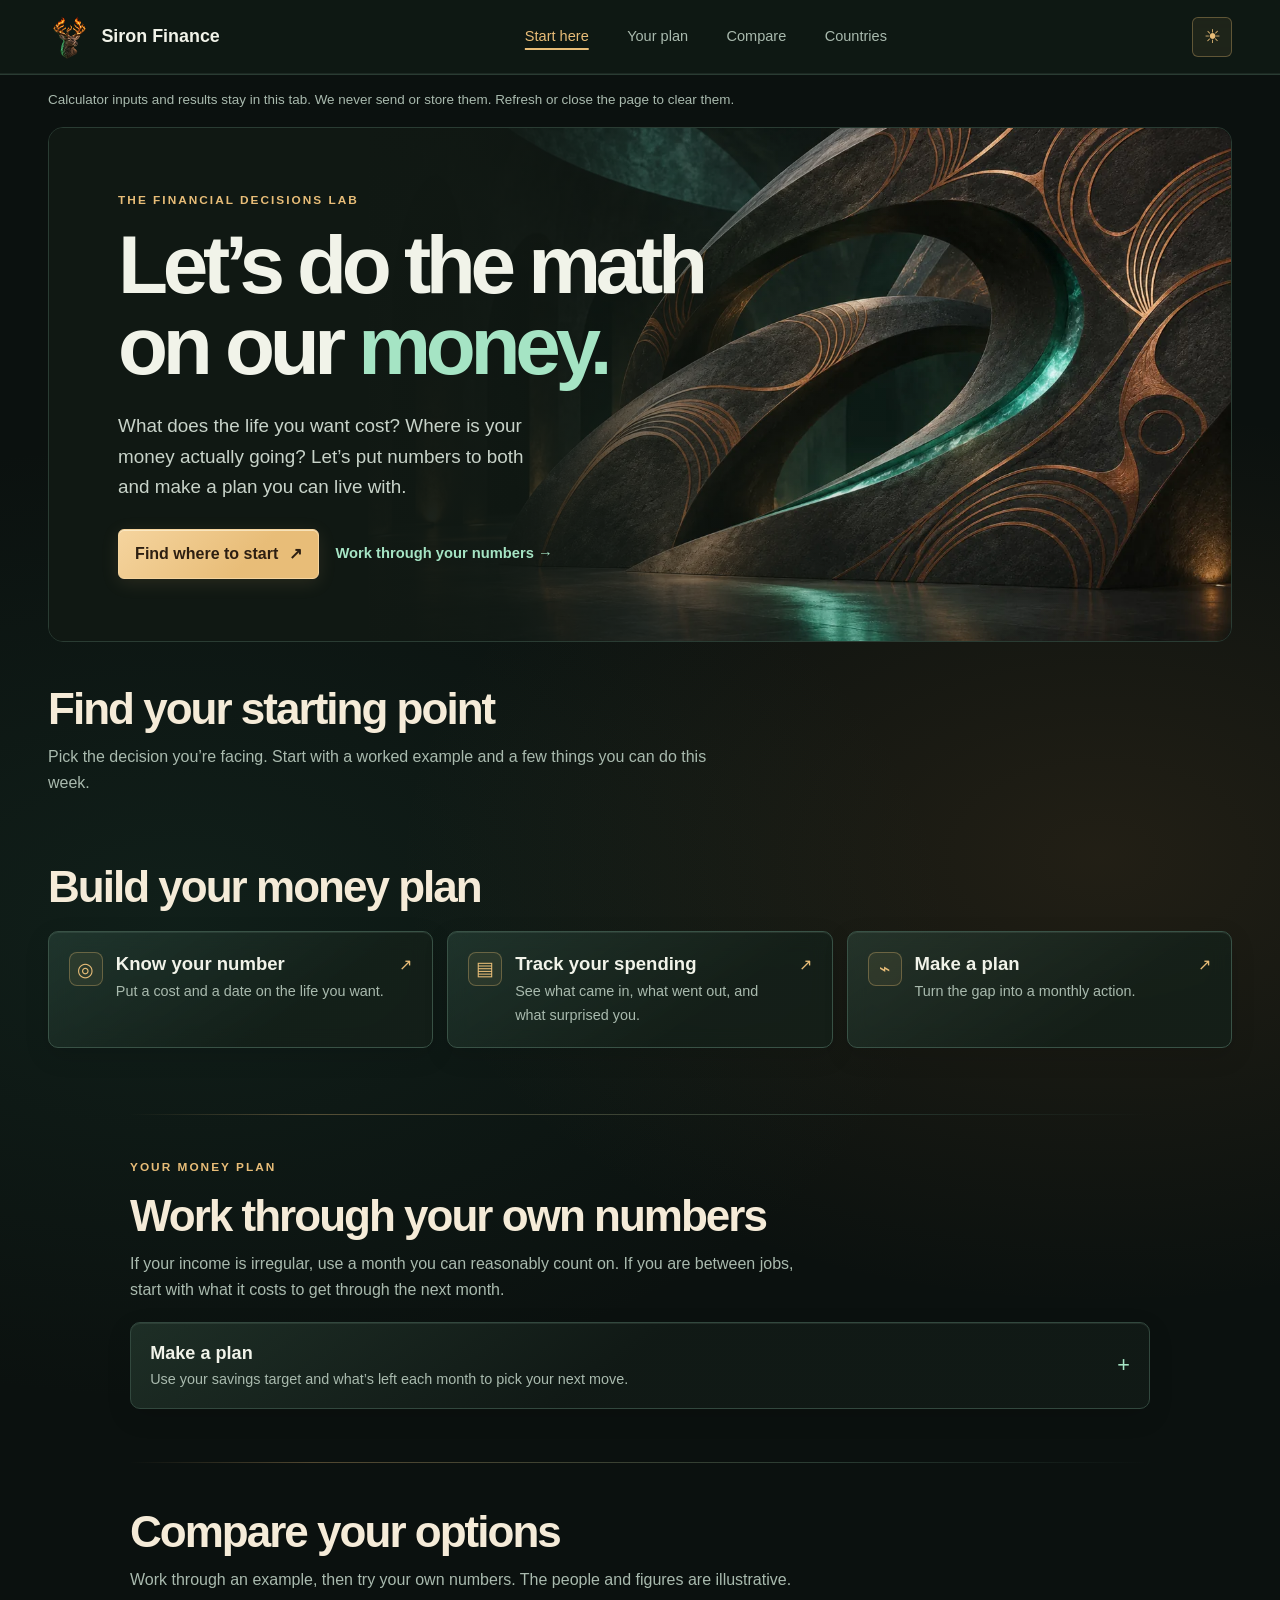
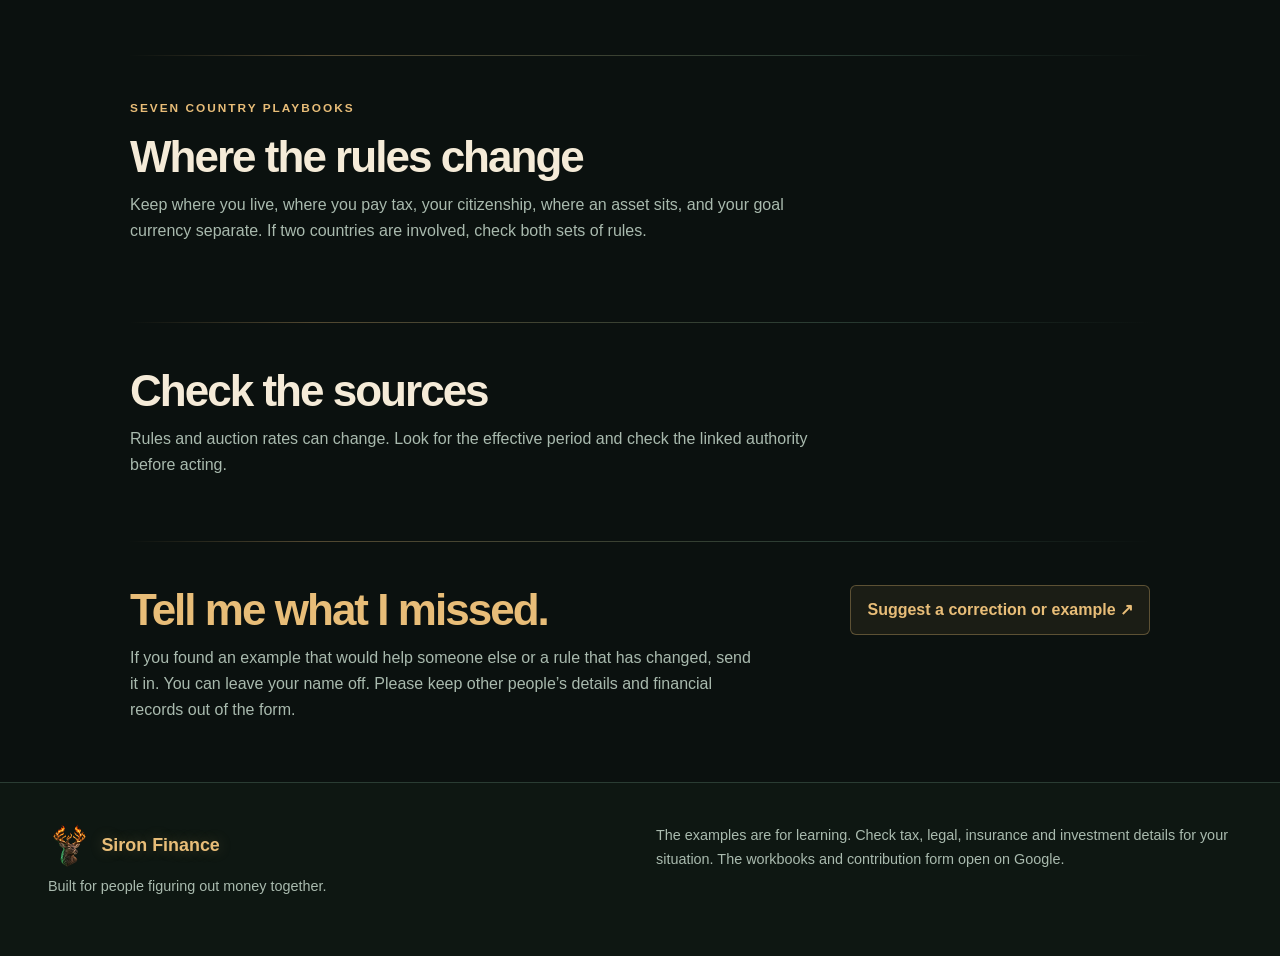
<file: site.html>
<!doctype html>
<html lang="en">
<head>
  <meta charset="utf-8">
  <meta name="viewport" content="width=device-width, initial-scale=1">
  <meta name="description" content="A practical, self-guided financial decisions lab. Know your number, track your spending, and make a plan you can live with.">
  <meta name="theme-color" content="#0b110f">
  <meta http-equiv="Content-Security-Policy" content="form-action 'none'">
  <title>Siron Finance</title>
  <link rel="icon" href="assets/siron-deer.png?v=fire" type="image/png">
  <link rel="stylesheet" href="assets/site.css?v=first-release">
  <script type="module" src="scripts/app.mjs?v=first-release"></script>
</head>
<body>
  <a class="skip" href="#main">Skip to content</a>
  <header class="masthead">
    <div class="wrap nav-row">
      <a href="#top" class="brand"><img class="brand-mark" src="assets/siron-deer.png?v=fire" alt="" width="43" height="43"> Siron Finance</a>
      <nav aria-label="Main navigation">
        <a href="#checkup">Start here</a><a href="#plan">Your plan</a><a href="#tools">Compare</a><a href="#countries">Countries</a>
      </nav>
      <div class="nav-controls">
        <button class="theme-toggle" type="button" aria-label="Light mode" aria-pressed="false" hidden><span aria-hidden="true">☀</span></button>
      </div>
    </div>
  </header>
  <main id="main">
    <div class="wrap">
      <noscript><p class="note">Enable JavaScript to use the calculators.</p></noscript>
      <p class="privacy-note">Calculator inputs and results stay in this tab. We never send or store them. Refresh or close the page to clear them.</p>
      <header class="hero" id="top">
        <img class="hero-image" src="assets/uli-atrium.webp" alt="" width="1280" height="853" fetchpriority="high">
        <div class="hero-copy">
          <p class="eyebrow">THE FINANCIAL DECISIONS LAB</p>
          <h1>Let’s do the math<br>on our <em>money.</em></h1>
          <p>What does the life you want cost? Where is your money actually going? Let’s put numbers to both and make a plan you can live with.</p>
          <div class="hero-actions"><a class="button accent" href="#checkup">Find where to start <span aria-hidden="true">↗</span></a><a class="text-action" href="#goal">Work through your numbers <span aria-hidden="true">→</span></a></div>
        </div>
      </header>
      <section id="checkup" class="journey" aria-labelledby="start-title">
        <div class="section-heading"><h2 id="start-title">Find your starting point</h2><p>Pick the decision you’re facing. Start with a worked example and a few things you can do this week.</p></div>
        <!-- INSERT: START_CASES -->
      </section>
      <section id="start" class="journey" aria-labelledby="numbers-title">
        <div class="section-heading"><h2 id="numbers-title">Build your money plan</h2></div>
        <div class="triptych">
          <a class="route-card" href="#goal"><span class="route-symbol" aria-hidden="true">◎</span><div><h3>Know your number</h3><p>Put a cost and a date on the life you want.</p></div><span aria-hidden="true">↗</span></a>
          <a class="route-card" href="#budget"><span class="route-symbol" aria-hidden="true">▤</span><div><h3>Track your spending</h3><p>See what came in, what went out, and what surprised you.</p></div><span aria-hidden="true">↗</span></a>
          <a class="route-card" href="#next-dollar"><span class="route-symbol" aria-hidden="true">⌁</span><div><h3>Make a plan</h3><p>Turn the gap into a monthly action.</p></div><span aria-hidden="true">↗</span></a>
        </div>
      </section>
      <div class="content-stack">
        <section class="module" id="plan" aria-labelledby="plan-title">
          <div class="section-heading"><p class="eyebrow">YOUR MONEY PLAN</p><h2 id="plan-title">Work through your own numbers</h2><p>If your income is irregular, use a month you can reasonably count on. If you are between jobs, start with what it costs to get through the next month.</p></div>
          <!-- INSERT: GOAL -->
          <!-- INSERT: BUDGET -->
          <details class="disclosure" id="next-dollar"><summary><span><strong>Make a plan</strong><small>Use your savings target and what’s left each month to pick your next move.</small></span></summary>
            <div class="detail-body"><form id="next-form" autocomplete="off" inert>
              <div class="example"><strong>Start with Amara’s plan</strong><p>Her target is 300 a month. She already saves 100 and has 50 left after bills and savings. She can start with that 50 and then find another 150 or give herself more time.</p></div>
              <!-- INSERT: PLAN_CURRENCY -->
              <div class="field-grid">
                <label>How much do you need to save each month?<input name="target" type="number" min="0" max="1000000000000" step="any" value="300" required></label>
                <label>How much do you already save each month toward this goal?<input name="already" type="number" min="0" max="1000000000000" step="any" value="100" required></label>
                <label>What’s left after bills and savings?<input name="left" type="number" min="-1000000000000" max="1000000000000" step="any" value="50" required></label>
                <label>What needs attention first?<select name="priority"><option value="cash">Build a cash cushion</option><option value="debt">Pay down costly debt</option><option value="match">Check my employer’s match</option><option value="goal">Save or invest for my goal</option></select></label>
              </div>
              <p class="note" id="plan-input-note">Use the same currency for all three amounts. From the calculators above, you can copy your results into this plan.</p>
              <div class="form-actions"><button class="button">Show my next steps</button><button class="button secondary" type="reset">Reset example</button></div><div class="result" role="status" aria-live="polite" hidden></div>
            </form></div>
          </details>
        </section>
        <section class="module" id="tools" aria-labelledby="tools-title">
          <div class="section-heading"><h2 id="tools-title">Compare your options</h2><p>Work through an example, then try your own numbers. The people and figures are illustrative.</p></div>
          <!-- INSERT: DECISIONS -->
        </section>
        <section class="module" id="countries" aria-labelledby="country-title">
          <div class="section-heading"><p class="eyebrow">SEVEN COUNTRY PLAYBOOKS</p><h2 id="country-title">Where the rules change</h2><p>Keep where you live, where you pay tax, your citizenship, where an asset sits, and your goal currency separate. If two countries are involved, check both sets of rules.</p></div>
          <div class="chips" aria-label="Jump to a country"><!-- INSERT: COUNTRY_LINKS --></div>
          <!-- INSERT: COUNTRIES -->
        </section>
        <section class="module" id="sources" aria-labelledby="sources-title">
          <div class="section-heading"><h2 id="sources-title">Check the sources</h2><p>Rules and auction rates can change. Look for the effective period and check the linked authority before acting.</p></div>
          <!-- INSERT: SOURCES -->
        </section>
        <section id="contribute" class="contribute module"><div><h2>Tell me what I missed.</h2><p>If you found an example that would help someone else or a rule that has changed, send it in. You can leave your name off. Please keep other people’s details and financial records out of the form.</p></div><a class="button secondary" href="<!-- INSERT: CONTRIBUTE -->">Suggest a correction or example ↗</a></section>
      </div>
    </div>
  </main>
  <footer id="about">
    <div class="wrap footer-inner">
      <div>
        <a href="#top" class="brand"><img class="brand-mark" src="assets/siron-deer.png?v=fire" alt="" width="43" height="43" loading="lazy"> Siron Finance</a>
        <p>Built for people figuring out money together.</p>
      </div>
      <div>
        <p>The examples are for learning. Check tax, legal, insurance and investment details for your situation. The workbooks and contribution form open on Google.</p>
      </div>
    </div>
  </footer>
</body>
</html>
</file>
<file: assets/site.css>
/* Theme values live here. Sections below follow the order of the home page. */
:root {
  color-scheme: dark;
  --bg: #0b110f;
  --surface: #111a16;
  --raised: #16221c;
  --border: #2a3c33;
  --ink: #f1f3e9;
  --muted: #a9baae;
  --mint: #a5e4c4;
  --copper: #e5ad83;
  --gold: #e8bd78;
  --gold-wash: #e8bd7812;
  --gold-line: #e8bd7852;
  --focus: #ffc58f;
  --body: "Instrument Sans", "Segoe UI", sans-serif;
  --display: "Bricolage Grotesque", "Segoe UI", sans-serif;
}
*, *::before, *::after { box-sizing: border-box; }
html { scroll-padding-top: 6rem; }
body { margin: 0; background: var(--bg); color: var(--ink); font: 16px/1.62 var(--body); }
button, input, select { font: inherit; }
a { color: var(--mint); text-underline-offset: .2em; }
a:hover { color: var(--ink); }
:focus-visible { outline: 2px solid var(--focus); outline-offset: 4px; }
[hidden] { display: none !important; }
h1, h2, h3, h4 { margin: 0; font-family: var(--display); line-height: 1.13; }
p { margin: 0 0 1rem; }
.wrap { width: min(1280px, calc(100% - 96px)); margin-inline: auto; }
.skip { position: absolute; z-index: 5; padding: .7rem 1rem; background: var(--bg); transform: translateY(-200%); }
.skip:focus { transform: none; }
/* Paint ambient light on the full page, so it never stops at a text column. */
main {
  background:
    radial-gradient(ellipse 44rem 28rem at 86% 48rem, #a36e3826, transparent 100%),
    radial-gradient(ellipse 48rem 30rem at 14% 52rem, #2a604b2e, transparent 100%);
}
.masthead { position: sticky; top: 0; z-index: 4; border-bottom: 1px solid var(--border); background: var(--bg); }
.nav-row { min-height: 74px; display: flex; justify-content: space-between; align-items: center; gap: 1.5rem; }
.brand { display: inline-flex; align-items: center; gap: .65rem; color: var(--ink); text-decoration: none; font-weight: 740; font-size: 1.12rem; white-space: nowrap; }
.brand-mark { display: block; flex: none; width: 43px; height: 43px; object-fit: contain; }
.nav-row nav { display: flex; align-items: center; gap: clamp(.8rem, 3vw, 2.5rem); }
.nav-row nav a { color: var(--muted); text-decoration: none; font-size: .91rem; white-space: nowrap; }
.nav-row a:hover { color: var(--mint); }
.nav-row nav a[aria-current="location"] {
  color: var(--gold);
  text-decoration: underline;
  text-decoration-thickness: 2px;
  text-underline-offset: .45em;
}
.nav-controls { display: flex; align-items: center; gap: .5rem; }
.theme-toggle {
  display: grid;
  place-items: center;
  width: 40px;
  height: 40px;
  padding: 0;
  border: 1px solid var(--gold-line);
  border-radius: 6px;
  background: var(--gold-wash);
  color: var(--gold);
  font-size: 1.2rem;
  cursor: pointer;
}
.theme-toggle:hover { background: var(--raised); }
.privacy-note { margin: .9rem 0 0; color: var(--muted); font-size: .84rem; }
.privacy-note + .hero { margin-top: 1rem; }
.hero { position: relative; isolation: isolate; overflow: hidden; margin-top: 35px; min-height: 515px; display: grid; align-items: center; border: 1px solid var(--border); border-radius: 15px; background: #101813; }
.hero-image { position: absolute; z-index: -2; right: 0; top: 0; width: 73%; height: 100%; object-fit: cover; object-position: 54% center; }
.hero::after { content: ""; position: absolute; inset: 0; z-index: -1; background: linear-gradient(90deg, #101813 3%, #101813 25%, #101813eb 37%, #10181320 66%, #10181300 90%); }
.hero-copy { max-width: 670px; padding: 58px 0 58px clamp(28px, 5.4vw, 86px); }
.eyebrow { color: var(--gold); font-size: .74rem; font-weight: 760; letter-spacing: .17em; margin: 0 0 .85rem; }
.hero h1 { font-size: clamp(3.15rem, 6.4vw, 6rem); font-weight: 690; letter-spacing: -.065em; line-height: .99; }
.hero h1 em { color: var(--mint); font-style: normal; }
.hero-copy > p:not(.eyebrow) { color: #c8d3c9; font-size: clamp(1rem, 1.5vw, 1.18rem); max-width: 430px; margin: 1.6rem 0; }
.hero-actions, .form-actions { display: flex; align-items: center; gap: 1rem; flex-wrap: wrap; }
.button { display: inline-flex; gap: .7rem; align-items: center; justify-content: center; text-decoration: none; background: var(--mint); color: #11221a; font-weight: 700; padding: .69rem 1rem; border-radius: 6px; border: 1px solid transparent; cursor: pointer; }
.button:hover { background: #c4f4da; color: #11221a; }
.button.accent {
  color: #2d1f12;
  background: linear-gradient(135deg, #f5d49e, var(--gold) 65%);
  border-color: #f5d49e;
  box-shadow: inset 0 1px 0 #fff5d8aa, 0 4px 18px #e8bd781e;
}
.button.accent:hover { background: #f5d49e; color: #2d1f12; }
.button.secondary { background: transparent; color: var(--mint); border-color: #4a6e5d; }
.button.secondary:hover { background: var(--raised); }
.text-action { text-decoration: none; font-weight: 650; font-size: .92rem; }
.journey { margin: 42px 0 66px; }
.section-heading { margin-bottom: 1.2rem; }
.section-heading h2, .contribute h2 { font-size: clamp(1.8rem, 4vw, 2.75rem); letter-spacing: -.045em; }
.section-heading h2 { color: #f5ebd8; }
.section-heading > p:not(.eyebrow) { color: var(--muted); max-width: 680px; margin: .65rem 0 0; }
.triptych { display: grid; grid-template-columns: repeat(3, minmax(0, 1fr)); gap: 14px; }
.route-card { display: grid; grid-template-columns: auto minmax(0,1fr) auto; gap: .8rem; align-items: start; background: var(--surface); color: var(--ink); border: 1px solid var(--border); border-radius: 10px; text-decoration: none; padding: 1.25rem; }
.route-card:hover { border-color: var(--gold); background: var(--raised); }
.route-card h3 { font-size: 1.16rem; margin: .15rem 0 .32rem; }
.route-card p { font-size: .9rem; color: var(--muted); margin: 0; }
.route-card > span { color: var(--gold); }
.route-symbol { display: grid; place-items: center; height: 34px; width: 34px; border: 1px solid var(--border); border-radius: 8px; font-size: 1.2rem; line-height: 1; }
.route-card > .route-symbol { background: var(--gold-wash); border-color: var(--gold-line); }
.content-stack { max-width: 1020px; margin-inline: auto; }
.module {
  position: relative;
  padding: 2.7rem 0;
  border-top: 1px solid var(--border);
  border-image: linear-gradient(90deg, transparent, var(--gold-line) 18%, var(--border) 68%, transparent) 1;
}
.disclosure { margin: .65rem 0; background: var(--surface); border: 1px solid var(--border); border-radius: 10px; }
.disclosure > summary { display: flex; justify-content: space-between; align-items: center; gap: .9rem; cursor: pointer; list-style: none; padding: 1rem 1.2rem; border-radius: 10px; }
.disclosure > summary::-webkit-details-marker { display: none; }
.disclosure > summary::after { content: "+"; font-size: 1.35rem; color: var(--mint); }
.disclosure[open] > summary::after { content: "−"; color: var(--gold); }
.disclosure > summary:hover { background: var(--gold-wash); }
.disclosure > summary:hover::after { color: var(--gold); }
.disclosure summary strong { display: block; font-size: 1.13rem; }
.disclosure summary small { display: block; color: var(--muted); font-size: .9rem; }
.detail-body { border-top: 1px solid var(--border); padding: clamp(1rem,3vw,1.8rem); }
.detail-body h3 { margin: 0 0 .7rem; font-size: 1.32rem; }
.detail-body p, .detail-body li { max-width: 76ch; }
.detail-body ol, .detail-body ul { padding-left: 1.3rem; }
.detail-body li + li { margin-top: .3rem; }
.lesson-body section + section { margin-top: 1.9rem; padding-top: 1.6rem; border-top: 1px solid var(--border); }
.example, .action { border-left: 2px solid var(--copper); background: #1c251d; padding: .8rem 1rem; margin: .85rem 0 1.25rem; border-radius: 0 6px 6px 0; }
.example { border-color: var(--gold); background: #25271d; }
.example > strong { color: var(--gold); }
.action { border-color: var(--mint); background: #152720; }
.example p, .action p { margin-bottom: .2rem; }
.pair, .field-grid { display: grid; grid-template-columns: repeat(2, minmax(0, 1fr)); gap: .9rem 1.15rem; }
.pair > div { background: var(--raised); padding: 1rem; border-radius: 7px; }
.monthly-close { margin-top: 1.5rem; padding-top: 1.5rem; border-top: 1px solid var(--border); }
.monthly-close h4 { margin-bottom: .65rem; }
label { display: grid; align-content: start; gap: .3rem; color: var(--ink); font-size: .91rem; }
input:not([type=checkbox]), select { border: 1px solid #476257; background: #0b1510; border-radius: 6px; min-width: 0; min-height: 44px; padding: .45rem .65rem; color: var(--ink); width: 100%; }
input::placeholder { color: var(--muted); }
.currency-row { display: flex; flex-wrap: wrap; gap: 1rem; margin-bottom: 1rem; }
.currency-row label { width: min(175px,100%); }
fieldset { border: 1px solid var(--border); margin: 1rem 0; border-radius: 7px; min-width: 0; }
legend { color: var(--mint); font-weight: 700; }
.note { color: var(--muted); font-size: .9rem; margin: 1rem 0; }
.field-hint { display: block; margin-top: .3rem; color: var(--muted); font-size: .82rem; }
.advanced { margin: 1rem 0; }
.advanced > summary { color: var(--gold); font-weight: 650; cursor: pointer; }
.advanced fieldset { padding: 1rem; }
.form-actions { margin-top: 1rem; }
.result { background: #172b21; border: 1px solid #365b49; border-radius: 8px; margin-top: 1rem; padding: 1rem; overflow-wrap: anywhere; }
.result p:last-child { margin-bottom: 0; }
.result dl { margin: 0 0 .6rem; display: grid; grid-template-columns: repeat(2, minmax(0,1fr)); gap: .65rem 1.1rem; }
.result dl div { padding: .45rem .1rem; border-bottom: 1px solid #365b49; }
.result dt { color: #c3d3c9; font-size: .88rem; }
.result dd { margin: 0; color: var(--mint); font-size: 1.25rem; font-weight: 720; font-variant-numeric: tabular-nums; }
.result .error { color: #ffd3aa; }
.chips { display: flex; flex-wrap: wrap; gap: .5rem; margin-bottom: 1rem; }
.chip { border: 1px solid #476257; padding: .25rem .65rem; border-radius: 99px; text-decoration: none; font-size: .88rem; }
.chip:hover { background: var(--raised); }
.starting-points { gap: .7rem; }
.starting-points .chip { min-height: 44px; display: inline-flex; align-items: center; gap: .6rem; padding: .45rem .85rem; background: var(--surface); }
.starting-points .chip:hover { background: var(--raised); }
.starting-points .chip span { color: var(--gold); }
.field { position: relative; min-width: 0; }
.field:has(.field-help) label { padding-right: 2rem; }
.field label { margin-bottom: .3rem; }
.field .field-help { position: absolute; top: 0; right: 0; width: 26px; min-height: 26px; }
.field:has(.field-help[aria-expanded="true"]) { z-index: 2; }
.health-plans fieldset { padding: 1rem; margin-bottom: 0; }
.health-plans .field-grid { grid-template-columns: 1fr; }
.comparison-table { overflow-x: auto; margin-bottom: 1rem; }
.comparison-table table { width: 100%; border-collapse: collapse; font-size: .9rem; }
.comparison-table th, .comparison-table td { padding: .55rem; border-bottom: 1px solid var(--border); text-align: left; }
.comparison-table thead th { color: var(--gold); }
.comparison-table tbody th { font-weight: 600; }
.result > .button { margin: .65rem 0 0 .75rem; }
@media (max-width: 550px) {
  .comparison-table th, .comparison-table td { padding: .4rem .25rem; }
  .result > .button { display: flex; width: fit-content; margin-left: 0; }
}
.rules small { display: block; color: var(--muted); }
.source-links { font-size: .9rem; overflow-wrap: anywhere; }
.contribute { display: flex; align-items: start; justify-content: space-between; gap: 1.3rem; }
.contribute h2 { color: var(--gold); }
.contribute p { margin-top: .65rem; color: var(--muted); max-width: 630px; }
.contribute .button { flex-shrink: 0; color: var(--gold); border-color: var(--gold-line); background: var(--gold-wash); }
.contribute .button:hover { background: #e8bd7824; }
footer { border-top: 1px solid var(--border); background: #0e1712; padding: 2.6rem 0; color: var(--muted); font-size: .9rem; }
.footer-inner { display: grid; grid-template-columns: 1fr 1fr; gap: 2rem; }
.footer-inner .brand {
  margin-bottom: .5rem;
  color: var(--gold);
  text-shadow: 0 0 .8em #e8bd7840;
}
.footer-inner .brand:hover { color: #f5d49e; }

/* Glass is limited to navigation and cards. Inputs and help stay high contrast. */
.route-card, .disclosure, .result {
  box-shadow: inset 0 1px 0 #d6ffe315, 0 8px 24px #00000020;
}
.route-card { border-color: #395246; }
.disclosure { border-color: #32483e; }
.disclosure[open] { border-color: var(--gold-line); }
.result { border-color: #406555; }
@supports (backdrop-filter: blur(1px)) or (-webkit-backdrop-filter: blur(1px)) {
  .masthead {
    background: #101a15cf;
    -webkit-backdrop-filter: blur(16px) saturate(135%);
    backdrop-filter: blur(16px) saturate(135%);
    box-shadow: inset 0 -1px 0 #d6ffe312;
  }
  .route-card {
    background: linear-gradient(145deg, #36584b69, #142019d9 67%);
    -webkit-backdrop-filter: blur(10px);
    backdrop-filter: blur(10px);
  }
  .route-card:hover { background: linear-gradient(145deg, #755f3d70, #1a2c23eb 67%); }
  .disclosure { background: linear-gradient(145deg, #263b30ad, #111a16e8 48%); }
  .result { background: linear-gradient(135deg, #345748ad, #162c23ed 62%); }
}
@media (prefers-reduced-transparency: reduce), (forced-colors: active) {
  .masthead, .route-card, .disclosure, .result {
    -webkit-backdrop-filter: none;
    backdrop-filter: none;
    box-shadow: none;
  }
  .masthead { background: var(--bg); }
  main { background: none; }
  .route-card, .disclosure { background: var(--surface); }
  .route-card:hover, .result { background: var(--raised); }
}

.metric { position: relative; }
.metric:has(.metric-help[aria-expanded="true"]) { z-index: 2; }
.metric dt { display: flex; align-items: center; gap: .3rem; }
.metric-help {
  display: inline-grid;
  place-items: center;
  flex: 0 0 28px;
  width: 28px;
  min-height: 28px;
  padding: 0;
  color: var(--mint);
  background: #101d17;
  border: 1px solid #5a7a6b;
  border-radius: 50%;
  font-size: .8rem;
  font-weight: 750;
  cursor: help;
}
.metric-help:hover, .metric-help[aria-expanded="true"] {
  color: #11221a;
  background: var(--mint);
}
.metric-description {
  position: absolute;
  inset: 100% 0 auto;
  display: block;
  padding: .75rem .85rem;
  color: var(--ink);
  background: #14241c;
  border: 1px solid #5a7a6b;
  border-radius: 8px;
  box-shadow: 0 8px 22px #0007;
  font-size: .9rem;
  font-weight: 450;
  line-height: 1.5;
}
@media (max-width: 550px) {
  .result dl { grid-template-columns: 1fr; }
}
@media (max-width: 920px) {
  .wrap { width: calc(100% - 48px); }
  .hero { min-height: 450px; }
  .route-card { grid-template-columns: auto 1fr; }
  .route-card > span:last-child { display: none; }
}
@media (max-width: 760px) {
  html { scroll-padding-top: 7rem; }
  .nav-row { flex-wrap: wrap; justify-content: space-between; gap: .45rem .5rem; padding: .63rem 0; }
  .nav-row nav { width: 100%; order: 3; justify-content: space-between; gap: .5rem; }
  .nav-row nav a { font-size: .83rem; }
}
@media (max-width: 650px) {
  .wrap { width: calc(100% - 28px); }
  .brand-mark { width: 36px; height: 36px; }
  .hero { min-height: 0; display: block; margin-top: 16px; }
  .hero-image { height: 230px; width: 100%; }
  .hero::after { background: linear-gradient(180deg, #10181300 0, #10181334 100px, #101813 230px); }
  .hero-copy { padding: 176px 1.2rem 1.7rem; }
  .hero h1 { font-size: clamp(2.9rem, 10.6vw, 4rem); }
  .hero-copy > p:not(.eyebrow) { margin: .9rem 0 1.2rem; }
  .triptych, .pair, .field-grid, .footer-inner { grid-template-columns: 1fr; }
  .journey { margin: 1.8rem 0 2rem; }
  .module { padding: 2rem 0; }
  .contribute { flex-direction: column; }
}
@media (max-width: 360px) {
  .nav-row .brand { gap: .35rem; font-size: 1rem; }
  .theme-toggle { width: 34px; }
}

/* Light surfaces use darker green and gold for text and controls. */
:root[data-theme="light"] {
  color-scheme: light;
  --bg: #f5f2e8;
  --surface: #fffcf4;
  --raised: #ebeade;
  --border: #c5ccbe;
  --ink: #172c22;
  --muted: #42584c;
  --mint: #176047;
  --copper: #865023;
  --gold: #805316;
  --gold-wash: #a46b1515;
  --gold-line: #aa8149;
  --focus: #855511;
}
[data-theme="light"] .masthead, [data-theme="light"] footer { background: var(--bg); }
[data-theme="light"] .route-card, [data-theme="light"] .disclosure { background: var(--surface); border-color: var(--border); }
[data-theme="light"] .route-card:hover, [data-theme="light"] .disclosure[open] { border-color: var(--gold-line); }
[data-theme="light"] .section-heading h2 { color: var(--ink); }
[data-theme="light"] .footer-inner .brand:hover { color: #603c0d; }
[data-theme="light"] .footer-inner .brand { text-shadow: none; }
[data-theme="light"] .example { background: #f4ecda; }
[data-theme="light"] .action, [data-theme="light"] .result { background: #e8f1e6; }
[data-theme="light"] .result { border-color: #819d8c; }
[data-theme="light"] .result dl div { border-color: #b3c5b6; }
[data-theme="light"] .result dt { color: var(--muted); }
[data-theme="light"] .result .error { color: #8c3f25; }
[data-theme="light"] input:not([type=checkbox]), [data-theme="light"] select,
[data-theme="light"] .metric-help, [data-theme="light"] .metric-description {
  background: var(--surface);
  border-color: #819487;
}
[data-theme="light"] .button:not(.accent, .secondary),
[data-theme="light"] .metric-help[aria-expanded="true"] { background: var(--mint); color: #fff; }
[data-theme="light"] .button:not(.accent, .secondary):hover { background: #104b37; }
[data-theme="light"] .button.secondary { border-color: #738e7e; }
[data-theme="light"] .contribute .button { border-color: var(--gold-line); }
/* The dark overlay preserves legibility over the hero image in both modes. */
[data-theme="light"] .hero { color: #f1f3e9; }
[data-theme="light"] .hero .eyebrow { color: #e8bd78; }
[data-theme="light"] .hero em, [data-theme="light"] .hero .text-action { color: #a5e4c4; }
[data-theme="light"] .hero .accent { background: linear-gradient(135deg, #f5d49e, #e8bd78 65%); }
[data-theme="light"] .hero :focus-visible { outline-color: #ffc58f; }
</file>
